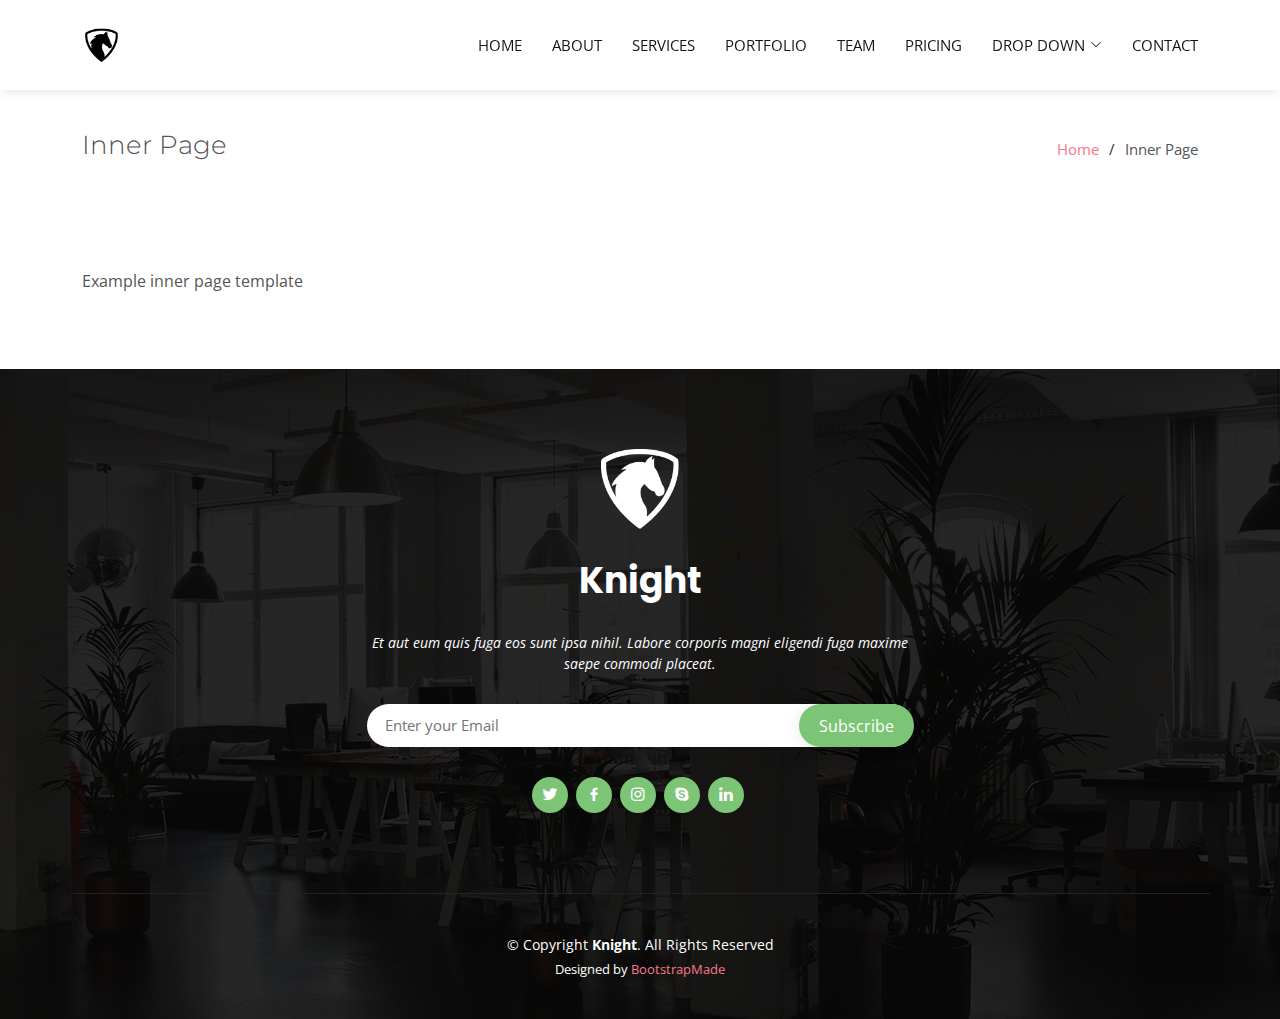
<file: inner-page.html>
<!DOCTYPE html>
<html lang="en">

<head>
  <meta charset="utf-8">
  <meta content="width=device-width, initial-scale=1.0" name="viewport">

  <title>Inner Page - Knight Bootstrap Template</title>
  <meta content="" name="description">
  <meta content="" name="keywords">

  <!-- Favicons -->
  <link href="assets/img/favicon.png" rel="icon">
  <link href="assets/img/apple-touch-icon.png" rel="apple-touch-icon">

  <!-- Google Fonts -->
  <link href="https://fonts.googleapis.com/css?family=Open+Sans:300,300i,400,400i,600,600i,700,700i|Montserrat:300,300i,400,400i,500,500i,600,600i,700,700i|Poppins:300,300i,400,400i,500,500i,600,600i,700,700i" rel="stylesheet">

  <!-- Vendor CSS Files -->
  <link href="assets/vendor/aos/aos.css" rel="stylesheet">
  <link href="assets/vendor/bootstrap/css/bootstrap.min.css" rel="stylesheet">
  <link href="assets/vendor/bootstrap-icons/bootstrap-icons.css" rel="stylesheet">
  <link href="assets/vendor/boxicons/css/boxicons.min.css" rel="stylesheet">
  <link href="assets/vendor/glightbox/css/glightbox.min.css" rel="stylesheet">
  <link href="assets/vendor/swiper/swiper-bundle.min.css" rel="stylesheet">

  <!-- Template Main CSS File -->
  <link href="assets/css/style.css" rel="stylesheet">

  <!-- =======================================================
  * Template Name: Knight - v4.1.0
  * Template URL: https://bootstrapmade.com/knight-free-bootstrap-theme/
  * Author: BootstrapMade.com
  * License: https://bootstrapmade.com/license/
  ======================================================== -->
</head>

<body>

  <!-- ======= Header ======= -->
  <header id="header" class="d-flex align-items-center">
    <div class="container d-flex align-items-center justify-content-between">

      <div class="logo">
        <a href="index.html"><img src="assets/img/logo.png" alt="" class="img-fluid"></a>
      </div>

      <nav id="navbar" class="navbar">
        <ul>
          <li><a class="nav-link scrollto " href="#hero">Home</a></li>
          <li><a class="nav-link scrollto" href="#about">About</a></li>
          <li><a class="nav-link scrollto" href="#services">Services</a></li>
          <li><a class="nav-link scrollto " href="#portfolio">Portfolio</a></li>
          <li><a class="nav-link scrollto" href="#team">Team</a></li>
          <li><a class="nav-link scrollto" href="#pricing">Pricing</a></li>
          <li class="dropdown"><a href="#"><span>Drop Down</span> <i class="bi bi-chevron-down"></i></a>
            <ul>
              <li><a href="#">Drop Down 1</a></li>
              <li class="dropdown"><a href="#"><span>Deep Drop Down</span> <i class="bi bi-chevron-right"></i></a>
                <ul>
                  <li><a href="#">Deep Drop Down 1</a></li>
                  <li><a href="#">Deep Drop Down 2</a></li>
                  <li><a href="#">Deep Drop Down 3</a></li>
                  <li><a href="#">Deep Drop Down 4</a></li>
                  <li><a href="#">Deep Drop Down 5</a></li>
                </ul>
              </li>
              <li><a href="#">Drop Down 2</a></li>
              <li><a href="#">Drop Down 3</a></li>
              <li><a href="#">Drop Down 4</a></li>
            </ul>
          </li>
          <li><a class="nav-link scrollto" href="#contact">Contact</a></li>
        </ul>
        <i class="bi bi-list mobile-nav-toggle"></i>
      </nav><!-- .navbar -->

    </div>
  </header><!-- End Header -->

  <main id="main">

    <!-- ======= Breadcrumbs ======= -->
    <section class="breadcrumbs">
      <div class="container">

        <div class="d-flex justify-content-between align-items-center">
          <h2>Inner Page</h2>
          <ol>
            <li><a href="index.html">Home</a></li>
            <li>Inner Page</li>
          </ol>
        </div>

      </div>
    </section><!-- End Breadcrumbs -->

    <section class="inner-page">
      <div class="container">
        <p>
          Example inner page template
        </p>
      </div>
    </section>

  </main><!-- End #main -->

  <!-- ======= Footer ======= -->
  <footer id="footer">

    <div class="footer-top">

      <div class="container">

        <div class="row justify-content-center">
          <div class="col-lg-6">
            <a href="#header" class="scrollto footer-logo"><img src="assets/img/hero-logo.png" alt=""></a>
            <h3>Knight</h3>
            <p>Et aut eum quis fuga eos sunt ipsa nihil. Labore corporis magni eligendi fuga maxime saepe commodi placeat.</p>
          </div>
        </div>

        <div class="row footer-newsletter justify-content-center">
          <div class="col-lg-6">
            <form action="" method="post">
              <input type="email" name="email" placeholder="Enter your Email"><input type="submit" value="Subscribe">
            </form>
          </div>
        </div>

        <div class="social-links">
          <a href="#" class="twitter"><i class="bx bxl-twitter"></i></a>
          <a href="#" class="facebook"><i class="bx bxl-facebook"></i></a>
          <a href="#" class="instagram"><i class="bx bxl-instagram"></i></a>
          <a href="#" class="google-plus"><i class="bx bxl-skype"></i></a>
          <a href="#" class="linkedin"><i class="bx bxl-linkedin"></i></a>
        </div>

      </div>
    </div>

    <div class="container footer-bottom clearfix">
      <div class="copyright">
        &copy; Copyright <strong><span>Knight</span></strong>. All Rights Reserved
      </div>
      <div class="credits">
        <!-- All the links in the footer should remain intact. -->
        <!-- You can delete the links only if you purchased the pro version. -->
        <!-- Licensing information: https://bootstrapmade.com/license/ -->
        <!-- Purchase the pro version with working PHP/AJAX contact form: https://bootstrapmade.com/knight-free-bootstrap-theme/ -->
        Designed by <a href="https://bootstrapmade.com/">BootstrapMade</a>
      </div>
    </div>
  </footer><!-- End Footer -->

  <a href="#" class="back-to-top d-flex align-items-center justify-content-center"><i class="bi bi-arrow-up-short"></i></a>

  <!-- Vendor JS Files -->
  <script src="assets/vendor/aos/aos.js"></script>
  <script src="assets/vendor/bootstrap/js/bootstrap.bundle.min.js"></script>
  <script src="assets/vendor/glightbox/js/glightbox.min.js"></script>
  <script src="assets/vendor/isotope-layout/isotope.pkgd.min.js"></script>
  <script src="assets/vendor/php-email-form/validate.js"></script>
  <script src="assets/vendor/swiper/swiper-bundle.min.js"></script>

  <!-- Template Main JS File -->
  <script src="assets/js/main.js"></script>

</body>

</html>
</file>
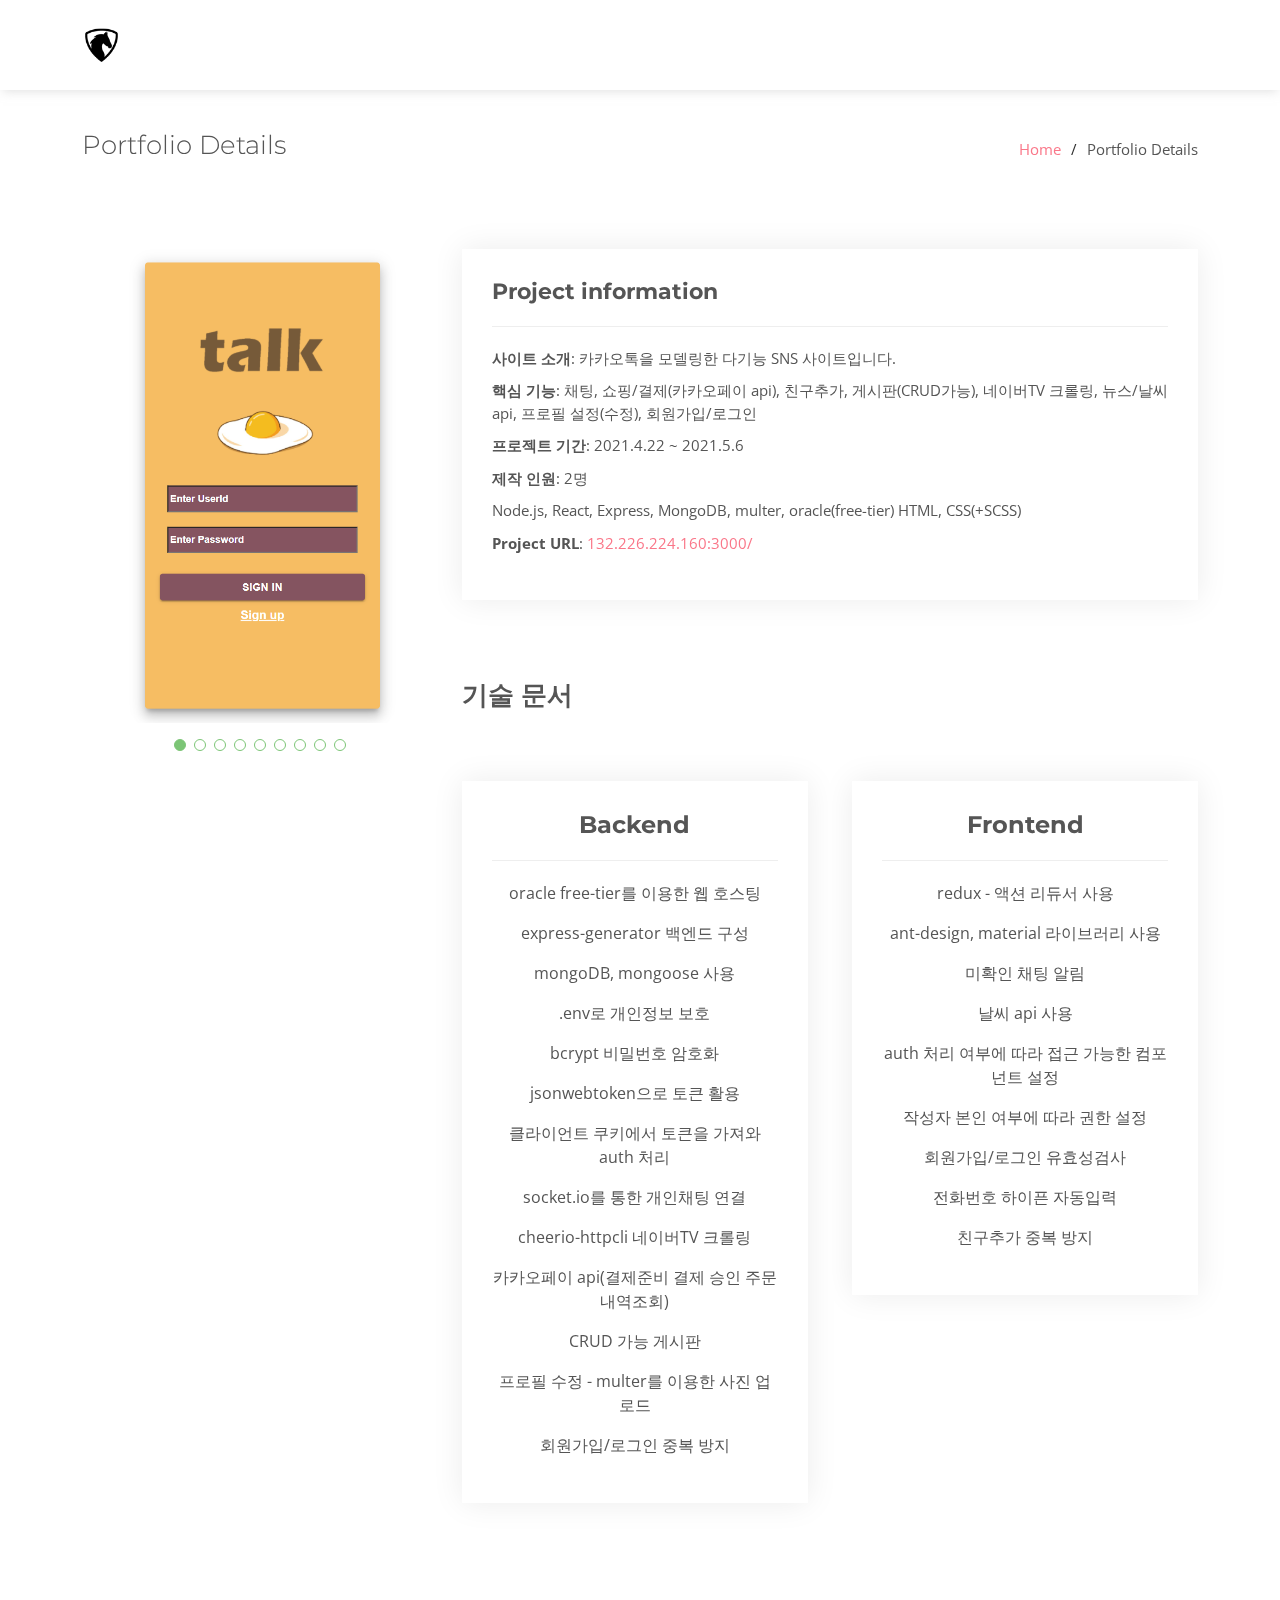
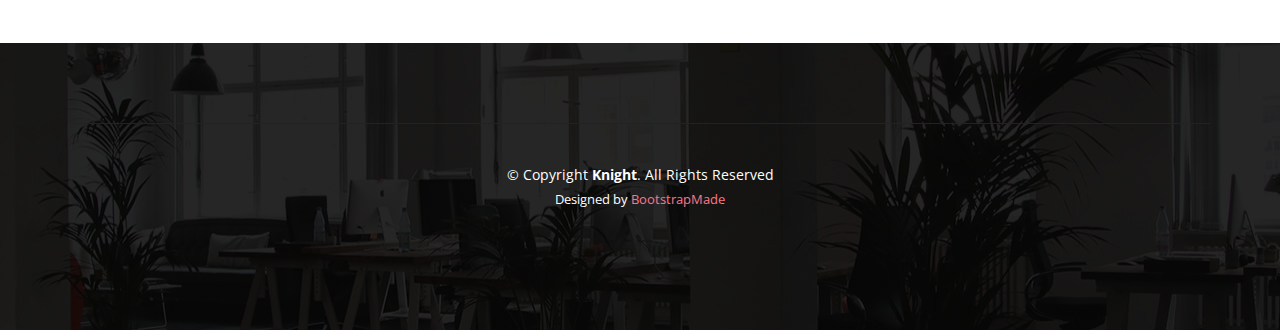
<file: portfolio-details-1.html>
<!DOCTYPE html>
<html lang="ko">

<head>
  <meta charset="utf-8">
  <meta content="width=device-width, initial-scale=1.0" name="viewport">

  <title>Portfolio Details - 계란톡</title>
  <meta content="" name="description">
  <meta content="" name="keywords">

  <!-- Favicons -->
  <link href="assets/img/favicon.png" rel="icon">
  <link href="assets/img/apple-touch-icon.png" rel="apple-touch-icon">

  <!-- Google Fonts -->
  <link href="https://fonts.googleapis.com/css?family=Open+Sans:300,300i,400,400i,600,600i,700,700i|Montserrat:300,300i,400,400i,500,500i,600,600i,700,700i|Poppins:300,300i,400,400i,500,500i,600,600i,700,700i" rel="stylesheet">

  <!-- Vendor CSS Files -->
  <link href="assets/vendor/aos/aos.css" rel="stylesheet">
  <link href="assets/vendor/bootstrap/css/bootstrap.min.css" rel="stylesheet">
  <link href="assets/vendor/bootstrap-icons/bootstrap-icons.css" rel="stylesheet">
  <link href="assets/vendor/boxicons/css/boxicons.min.css" rel="stylesheet">
  <link href="assets/vendor/glightbox/css/glightbox.min.css" rel="stylesheet">
  <link href="assets/vendor/swiper/swiper-bundle.min.css" rel="stylesheet">

  <!-- Template Main CSS File -->
  <link href="assets/css/style.css" rel="stylesheet">

  <!-- =======================================================
  * Template Name: Knight - v4.1.0
  * Template URL: https://bootstrapmade.com/knight-free-bootstrap-theme/
  * Author: BootstrapMade.com
  * License: https://bootstrapmade.com/license/
  ======================================================== -->
</head>

<body>

  <!-- ======= Header ======= -->
  <header id="header" class="d-flex align-items-center">
    <div class="container d-flex align-items-center justify-content-between">

      <div class="logo">
        <a href="index.html"><img src="assets/img/logo.png" alt="" class="img-fluid"></a>
      </div>

    </div>
  </header><!-- End Header -->

  <main id="main" data-aos="fade-up">

    <!-- ======= Breadcrumbs ======= -->
    <section id="breadcrumbs" class="breadcrumbs">
      <div class="container">

        <div class="d-flex justify-content-between align-items-center">
          <h2>Portfolio Details</h2>
          <ol>
            <li><a href="index.html">Home</a></li>
            <li>Portfolio Details</li>
          </ol>
        </div>

      </div>
    </section><!-- End Breadcrumbs -->

    <!-- ======= Portfolio Details Section ======= -->
    <section id="portfolio-details" class="portfolio-details">
      <div class="container">

        <div class="row gy-4">

          <div class="col-lg-4">
            <div class="portfolio-details-slider swiper-container">
              <div class="swiper-wrapper align-items-center">

                <div class="swiper-slide">
                  <img src="assets/img/portfolio/portfolio-1-1.png" alt="">
                </div>
                <div class="swiper-slide">
                  <img src="assets/img/portfolio/portfolio-1-2.png" alt="">
                </div>
                <div class="swiper-slide">
                  <img src="assets/img/portfolio/portfolio-1-3.png" alt="">
                </div>
                <div class="swiper-slide">
                  <img src="assets/img/portfolio/portfolio-1-6.png" alt="">
                </div>
                <div class="swiper-slide">
                  <img src="assets/img/portfolio/portfolio-1-7.png" alt="">
                </div>
                <!-- <div class="swiper-slide">
                  <img src="assets/img/portfolio/portfolio-1-8.png" alt="">
                </div> -->
                <div class="swiper-slide">
                  <img src="assets/img/portfolio/portfolio-1-9.png" alt="">
                </div>
                <div class="swiper-slide">
                  <img src="assets/img/portfolio/portfolio-1-11-extend.png" alt="">
                </div>
                <div class="swiper-slide">
                  <img src="assets/img/portfolio/portfolio-1-14.png" alt="">
                </div>
                <div class="swiper-slide">
                  <img src="assets/img/portfolio/portfolio-1-15.png" alt="">
                </div>

              </div>
              <div class="swiper-pagination"></div>
            </div>
          </div>

          <div class="col-lg-8">
            <div class="portfolio-info">
              <h3>Project information</h3>
              <ul>
                <li><strong>사이트 소개</strong>: 카카오톡을 모델링한 다기능 SNS 사이트입니다.</li>
                <li><strong>핵심 기능</strong>: 채팅, 쇼핑/결제(카카오페이 api), 친구추가, 게시판(CRUD가능), 네이버TV 크롤링, 뉴스/날씨 api, 프로필 설정(수정), 회원가입/로그인</li>
                <li><strong>프로젝트 기간</strong>: 2021.4.22 ~ 2021.5.6</li>
                <li><strong>제작 인원</strong>: 2명</li>
                <li>Node.js, React, Express, MongoDB, multer, oracle(free-tier) HTML, CSS(+SCSS)</li>
                <li><strong>Project URL</strong>: <a href="http://132.226.224.160:3000/">132.226.224.160:3000/</a></li>
              </ul>
            </div>
            <div class="portfolio-description">
              <h2>기술 문서</h2>
              <div class="portfolio-document col-lg-5 first">
                <h4>Backend</h4>
                <p>oracle free-tier를 이용한 웹 호스팅</p>
                <p>express-generator 백엔드 구성</p>
                <p>mongoDB, mongoose 사용</p>
                <p>.env로 개인정보 보호</p>
                <p>bcrypt 비밀번호 암호화</p>
                <p>jsonwebtoken으로 토큰 활용</p>
                <p>클라이언트 쿠키에서 토큰을 가져와 auth 처리</p>
                <p>socket.io를 통한 개인채팅 연결</p>
                <p>cheerio-httpcli 네이버TV 크롤링</p>
                <p>카카오페이 api(결제준비 결제 승인 주문내역조회)</p>
                <p>CRUD 가능 게시판</p>
                <p>프로필 수정 - multer를 이용한 사진 업로드</p>
                <p>회원가입/로그인 중복 방지</p>
              </div>
              <div class="portfolio-document col-lg-5 second">
                <h4>Frontend</h4>
                <p>redux - 액션 리듀서 사용</p>
                <p>ant-design, material 라이브러리 사용</p>
                <p>미확인 채팅 알림</p>
                <!-- <p>뉴스, 날씨 api 사용</p> -->
                <p>날씨 api 사용</p>
                <p>auth 처리 여부에 따라 접근 가능한 컴포넌트 설정</p>
                <p>작성자 본인 여부에 따라 권한 설정</p>
                <p>회원가입/로그인 유효성검사</p>
                <p>전화번호 하이픈 자동입력</p>
                <p>친구추가 중복 방지</p>
              </div>
            </div>
          </div>

        </div>

      </div>
    </section><!-- End Portfolio Details Section -->

  </main><!-- End #main -->

  <!-- ======= Footer ======= -->
  <footer id="footer">
  
    <div class="footer-top">
  
      <div class="container footer-bottom clearfix">
        <div class="copyright">
          &copy; Copyright <strong><span>Knight</span></strong>. All Rights Reserved
        </div>
        <div class="credits">
          <!-- All the links in the footer should remain intact. -->
          <!-- You can delete the links only if you purchased the pro version. -->
          <!-- Licensing information: https://bootstrapmade.com/license/ -->
          <!-- Purchase the pro version with working PHP/AJAX contact form: https://bootstrapmade.com/knight-free-bootstrap-theme/ -->
          Designed by <a href="https://bootstrapmade.com/">BootstrapMade</a>
        </div>
      </div>
  </footer>
  <!-- End Footer -->
  
  <a href="#" class="back-to-top d-flex align-items-center justify-content-center"><i class="bi bi-arrow-up-short"></i></a>

  <!-- Vendor JS Files -->
  <script src="assets/vendor/aos/aos.js"></script>
  <script src="assets/vendor/bootstrap/js/bootstrap.bundle.min.js"></script>
  <script src="assets/vendor/glightbox/js/glightbox.min.js"></script>
  <script src="assets/vendor/isotope-layout/isotope.pkgd.min.js"></script>
  <script src="assets/vendor/php-email-form/validate.js"></script>
  <script src="assets/vendor/swiper/swiper-bundle.min.js"></script>

  <!-- Template Main JS File -->
  <script src="assets/js/main.js"></script>

</body>

</html>
</file>
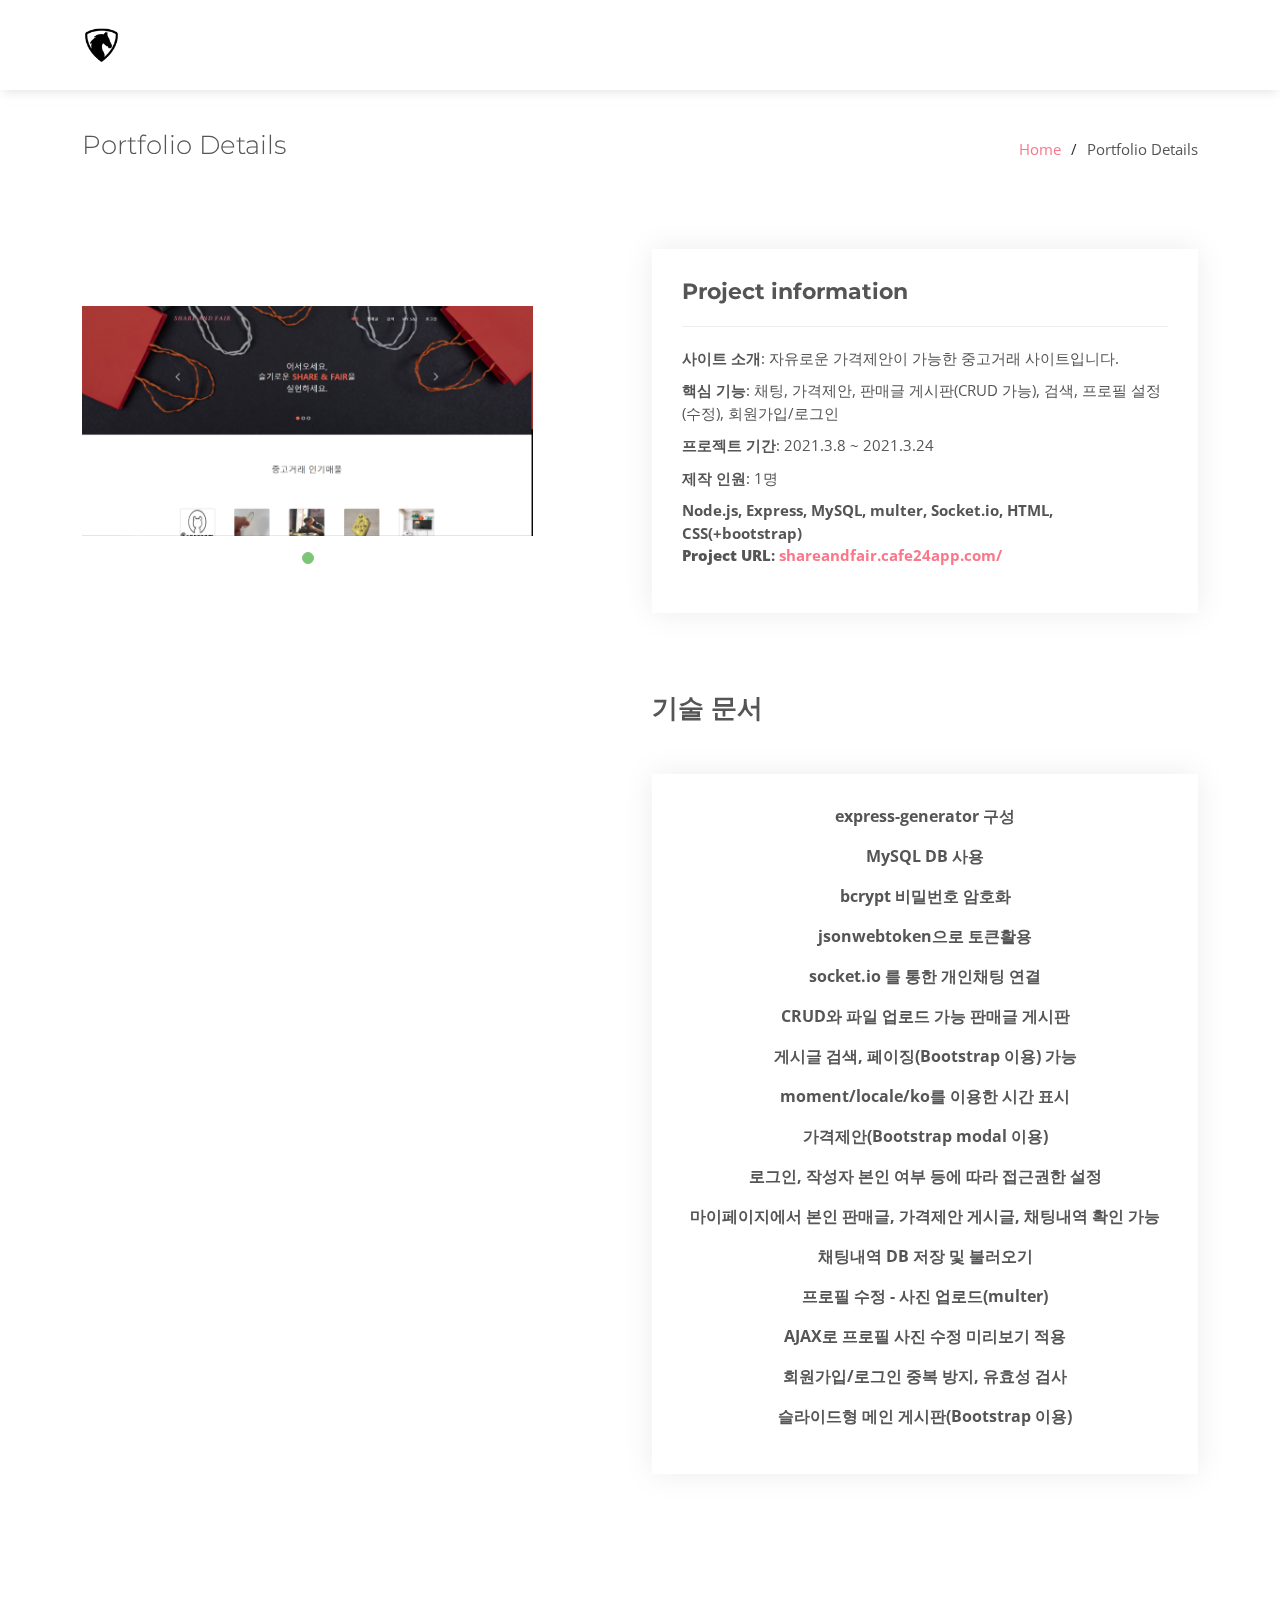
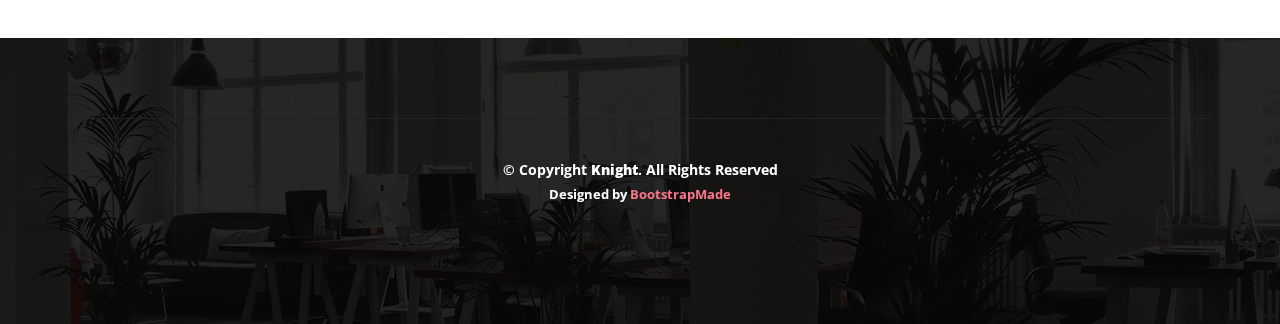
<file: portfolio-details-2.html>
<!DOCTYPE html>
<html lang="ko">

<head>
  <meta charset="utf-8">
  <meta content="width=device-width, initial-scale=1.0" name="viewport">

  <title>Portfolio Details - SHARE & FAIR</title>
  <meta content="" name="description">
  <meta content="" name="keywords">

  <!-- Favicons -->
  <link href="assets/img/favicon.png" rel="icon">
  <link href="assets/img/apple-touch-icon.png" rel="apple-touch-icon">

  <!-- Google Fonts -->
  <link href="https://fonts.googleapis.com/css?family=Open+Sans:300,300i,400,400i,600,600i,700,700i|Montserrat:300,300i,400,400i,500,500i,600,600i,700,700i|Poppins:300,300i,400,400i,500,500i,600,600i,700,700i" rel="stylesheet">

  <!-- Vendor CSS Files -->
  <link href="assets/vendor/aos/aos.css" rel="stylesheet">
  <link href="assets/vendor/bootstrap/css/bootstrap.min.css" rel="stylesheet">
  <link href="assets/vendor/bootstrap-icons/bootstrap-icons.css" rel="stylesheet">
  <link href="assets/vendor/boxicons/css/boxicons.min.css" rel="stylesheet">
  <link href="assets/vendor/glightbox/css/glightbox.min.css" rel="stylesheet">
  <link href="assets/vendor/swiper/swiper-bundle.min.css" rel="stylesheet">

  <!-- Template Main CSS File -->
  <link href="assets/css/style.css" rel="stylesheet">

  <!-- =======================================================
  * Template Name: Knight - v4.1.0
  * Template URL: https://bootstrapmade.com/knight-free-bootstrap-theme/
  * Author: BootstrapMade.com
  * License: https://bootstrapmade.com/license/
  ======================================================== -->
</head>

<body>

  <!-- ======= Header ======= -->
  <header id="header" class="d-flex align-items-center">
    <div class="container d-flex align-items-center justify-content-between">

      <div class="logo">
        <a href="index.html"><img src="assets/img/logo.png" alt="" class="img-fluid"></a>
      </div>

    </div>
  </header><!-- End Header -->

  <main id="main" data-aos="fade-up">

    <!-- ======= Breadcrumbs ======= -->
    <section id="breadcrumbs" class="breadcrumbs">
      <div class="container">

        <div class="d-flex justify-content-between align-items-center">
          <h2>Portfolio Details</h2>
          <ol>
            <li><a href="index.html">Home</a></li>
            <li>Portfolio Details</li>
          </ol>
        </div>

      </div>
    </section><!-- End Breadcrumbs -->

    <!-- ======= Portfolio Details Section ======= -->
    <section id="portfolio-details" class="portfolio-details">
      <div class="container">

        <div class="row gy-4" style="justify-content: space-between;">
          <div class="col-lg-5" style="padding-top: 5%;">
            <div class="portfolio-details-slider swiper-container">
              <div class="swiper-wrapper align-items-center">

                <div class="swiper-slide">
                  <img src="assets/img/portfolio/portfolio-2.png" alt="">
                </div>
              </div>
              <div class="swiper-pagination"></div>
            </div>
          </div>

          <div class="col-lg-6">
            <div class="portfolio-info">
              <h3>Project information</h3>
              <ul>
                <li><strong>사이트 소개</strong>: 자유로운 가격제안이 가능한 중고거래 사이트입니다.</li>
                <li><strong>핵심 기능</strong>: 채팅, 가격제안, 판매글 게시판(CRUD 가능), 검색, 프로필 설정(수정), 회원가입/로그인</li>
                <li><strong>프로젝트 기간</strong>: 2021.3.8 ~ 2021.3.24</li>
                <li><strong>제작 인원</strong>: 1명</li>
                <li><strong>Node.js, Express, MySQL, multer, Socket.io, HTML, CSS(+bootstrap)</li>
                <li><strong>Project URL</strong>: <a href="http://shareandfair.cafe24app.com/">shareandfair.cafe24app.com/</a></li>
              </ul>
            </div>
            <div class="portfolio-description">
              <h2>기술 문서</h2>
              <div class="portfolio-document">
                <p>express-generator 구성</p>
                <p>MySQL DB 사용</p>
                <p>bcrypt 비밀번호 암호화</p>
                <p>jsonwebtoken으로 토큰활용</p>
                <p>socket.io 를 통한 개인채팅 연결</p>
                <p>CRUD와 파일 업로드 가능 판매글 게시판</p>
                <p>게시글 검색, 페이징(Bootstrap 이용) 가능</p>
                <p>moment/locale/ko를 이용한 시간 표시</p>
                <p>가격제안(Bootstrap modal 이용)</p>
                <p>로그인, 작성자 본인 여부 등에 따라 접근권한 설정</p>
                <p>마이페이지에서 본인 판매글, 가격제안 게시글, 채팅내역 확인 가능</p>
                <p>채팅내역 DB 저장 및 불러오기</p>
                <p>프로필 수정 - 사진 업로드(multer)</p>
                <p>AJAX로 프로필 사진 수정 미리보기 적용</p>
                <p>회원가입/로그인 중복 방지, 유효성 검사</p>
                <p>슬라이드형 메인 게시판(Bootstrap 이용)</p>
              </div>
            </div>
          </div>

        </div>

      </div>
    </section><!-- End Portfolio Details Section -->

  </main><!-- End #main -->

  <!-- ======= Footer ======= -->
  <footer id="footer">
  
    <div class="footer-top">
  
      <div class="container footer-bottom clearfix">
        <div class="copyright">
          &copy; Copyright <strong><span>Knight</span></strong>. All Rights Reserved
        </div>
        <div class="credits">
          <!-- All the links in the footer should remain intact. -->
          <!-- You can delete the links only if you purchased the pro version. -->
          <!-- Licensing information: https://bootstrapmade.com/license/ -->
          <!-- Purchase the pro version with working PHP/AJAX contact form: https://bootstrapmade.com/knight-free-bootstrap-theme/ -->
          Designed by <a href="https://bootstrapmade.com/">BootstrapMade</a>
        </div>
      </div>
  </footer>
  <!-- End Footer -->

  <a href="#" class="back-to-top d-flex align-items-center justify-content-center"><i class="bi bi-arrow-up-short"></i></a>

  <!-- Vendor JS Files -->
  <script src="assets/vendor/aos/aos.js"></script>
  <script src="assets/vendor/bootstrap/js/bootstrap.bundle.min.js"></script>
  <script src="assets/vendor/glightbox/js/glightbox.min.js"></script>
  <script src="assets/vendor/isotope-layout/isotope.pkgd.min.js"></script>
  <script src="assets/vendor/php-email-form/validate.js"></script>
  <script src="assets/vendor/swiper/swiper-bundle.min.js"></script>

  <!-- Template Main JS File -->
  <script src="assets/js/main.js"></script>

</body>

</html>
</file>
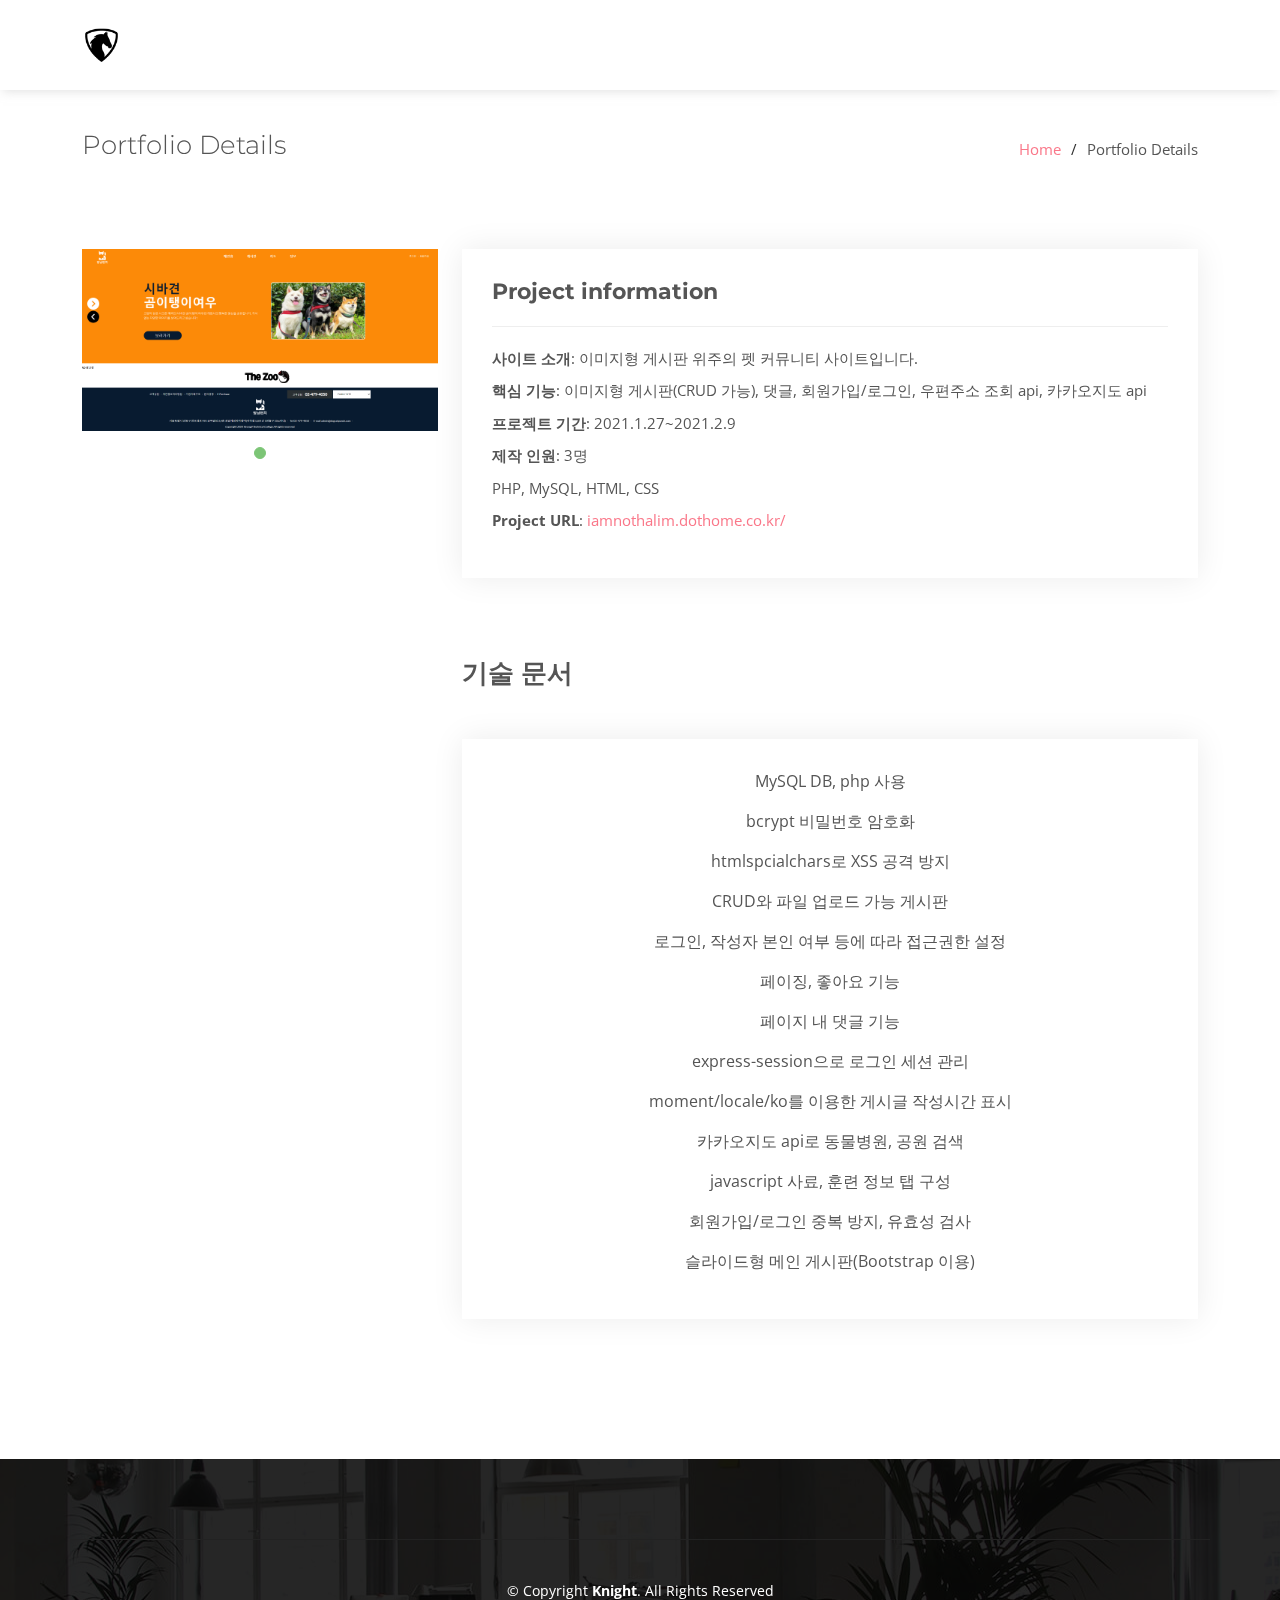
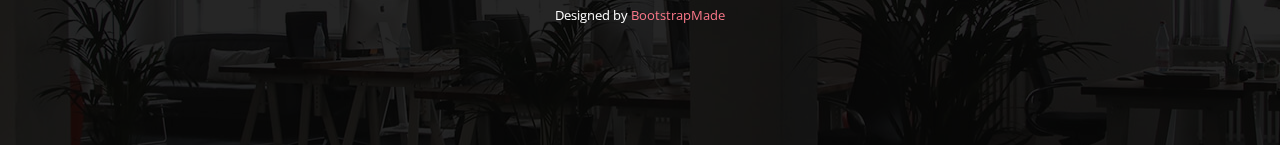
<file: portfolio-details-3.html>
<!DOCTYPE html>
<html lang="ko">

<head>
  <meta charset="utf-8">
  <meta content="width=device-width, initial-scale=1.0" name="viewport">

  <title>Portfolio Details - 멍냥펀치</title>
  <meta content="" name="description">
  <meta content="" name="keywords">

  <!-- Favicons -->
  <link href="assets/img/favicon.png" rel="icon">
  <link href="assets/img/apple-touch-icon.png" rel="apple-touch-icon">

  <!-- Google Fonts -->
  <link href="https://fonts.googleapis.com/css?family=Open+Sans:300,300i,400,400i,600,600i,700,700i|Montserrat:300,300i,400,400i,500,500i,600,600i,700,700i|Poppins:300,300i,400,400i,500,500i,600,600i,700,700i" rel="stylesheet">

  <!-- Vendor CSS Files -->
  <link href="assets/vendor/aos/aos.css" rel="stylesheet">
  <link href="assets/vendor/bootstrap/css/bootstrap.min.css" rel="stylesheet">
  <link href="assets/vendor/bootstrap-icons/bootstrap-icons.css" rel="stylesheet">
  <link href="assets/vendor/boxicons/css/boxicons.min.css" rel="stylesheet">
  <link href="assets/vendor/glightbox/css/glightbox.min.css" rel="stylesheet">
  <link href="assets/vendor/swiper/swiper-bundle.min.css" rel="stylesheet">

  <!-- Template Main CSS File -->
  <link href="assets/css/style.css" rel="stylesheet">

  <!-- =======================================================
  * Template Name: Knight - v4.1.0
  * Template URL: https://bootstrapmade.com/knight-free-bootstrap-theme/
  * Author: BootstrapMade.com
  * License: https://bootstrapmade.com/license/
  ======================================================== -->
</head>

<body>

  <!-- ======= Header ======= -->
  <header id="header" class="d-flex align-items-center">
    <div class="container d-flex align-items-center justify-content-between">

      <div class="logo">
        <a href="index.html"><img src="assets/img/logo.png" alt="" class="img-fluid"></a>
      </div>

    </div>
  </header><!-- End Header -->

  <main id="main" data-aos="fade-up">

    <!-- ======= Breadcrumbs ======= -->
    <section id="breadcrumbs" class="breadcrumbs">
      <div class="container">

        <div class="d-flex justify-content-between align-items-center">
          <h2>Portfolio Details</h2>
          <ol>
            <li><a href="index.html">Home</a></li>
            <li>Portfolio Details</li>
          </ol>
        </div>

      </div>
    </section><!-- End Breadcrumbs -->

    <!-- ======= Portfolio Details Section ======= -->
    <section id="portfolio-details" class="portfolio-details">
      <div class="container">

        <div class="row gy-4">

          <div class="col-lg-4">
            <div class="portfolio-details-slider swiper-container">
              <div class="swiper-wrapper align-items-center">

                <div class="swiper-slide">
                  <img src="assets/img/portfolio/portfolio-3.png" alt="">
                </div>
              </div>
              <div class="swiper-pagination"></div>
            </div>
          </div>

          <div class="col-lg-8">
            <div class="portfolio-info">
              <h3>Project information</h3>
              <ul>
                <li><strong>사이트 소개</strong>: 이미지형 게시판 위주의 펫 커뮤니티 사이트입니다.</li>
                <li><strong>핵심 기능</strong>: 이미지형 게시판(CRUD 가능), 댓글, 회원가입/로그인, 우편주소 조회 api, 카카오지도 api</li>
                <li><strong>프로젝트 기간</strong>: 2021.1.27~2021.2.9</li>
                <li><strong>제작 인원</strong>: 3명</li>
                <li>PHP, MySQL, HTML, CSS</li>
                <li><strong>Project URL</strong>: <a href="http://iamnothalim.dothome.co.kr/">iamnothalim.dothome.co.kr/</a></li>
              </ul>
            </div>
            <div class="portfolio-description">
              <h2>기술 문서</h2>
              <div class="portfolio-document">
                <p>MySQL DB, php 사용</p>
                <p>bcrypt 비밀번호 암호화</p>
                <p>htmlspcialchars로 XSS 공격 방지</p>
                <p>CRUD와 파일 업로드 가능 게시판</p>
                <p>로그인, 작성자 본인 여부 등에 따라 접근권한 설정</p>
                <p>페이징, 좋아요 기능</p>
                <p>페이지 내 댓글 기능</p>
                <p>express-session으로 로그인 세션 관리</p>
                <p>moment/locale/ko를 이용한 게시글 작성시간 표시</p>
                <p>카카오지도 api로 동물병원, 공원 검색</p>
                <p>javascript 사료, 훈련 정보 탭 구성</p>
                <p>회원가입/로그인 중복 방지, 유효성 검사</p>
                <p>슬라이드형 메인 게시판(Bootstrap 이용)</p>
              </div>
            </div>
          </div>
        </div>
      </div>
    </section><!-- End Portfolio Details Section -->

  </main><!-- End #main -->

  <!-- ======= Footer ======= -->
  <footer id="footer">
  
    <div class="footer-top">
  
      <div class="container footer-bottom clearfix">
        <div class="copyright">
          &copy; Copyright <strong><span>Knight</span></strong>. All Rights Reserved
        </div>
        <div class="credits">
          <!-- All the links in the footer should remain intact. -->
          <!-- You can delete the links only if you purchased the pro version. -->
          <!-- Licensing information: https://bootstrapmade.com/license/ -->
          <!-- Purchase the pro version with working PHP/AJAX contact form: https://bootstrapmade.com/knight-free-bootstrap-theme/ -->
          Designed by <a href="https://bootstrapmade.com/">BootstrapMade</a>
        </div>
      </div>
  </footer>
  <!-- End Footer -->

  <a href="#" class="back-to-top d-flex align-items-center justify-content-center"><i class="bi bi-arrow-up-short"></i></a>

  <!-- Vendor JS Files -->
  <script src="assets/vendor/aos/aos.js"></script>
  <script src="assets/vendor/bootstrap/js/bootstrap.bundle.min.js"></script>
  <script src="assets/vendor/glightbox/js/glightbox.min.js"></script>
  <script src="assets/vendor/isotope-layout/isotope.pkgd.min.js"></script>
  <script src="assets/vendor/php-email-form/validate.js"></script>
  <script src="assets/vendor/swiper/swiper-bundle.min.js"></script>

  <!-- Template Main JS File -->
  <script src="assets/js/main.js"></script>

</body>

</html>
</file>
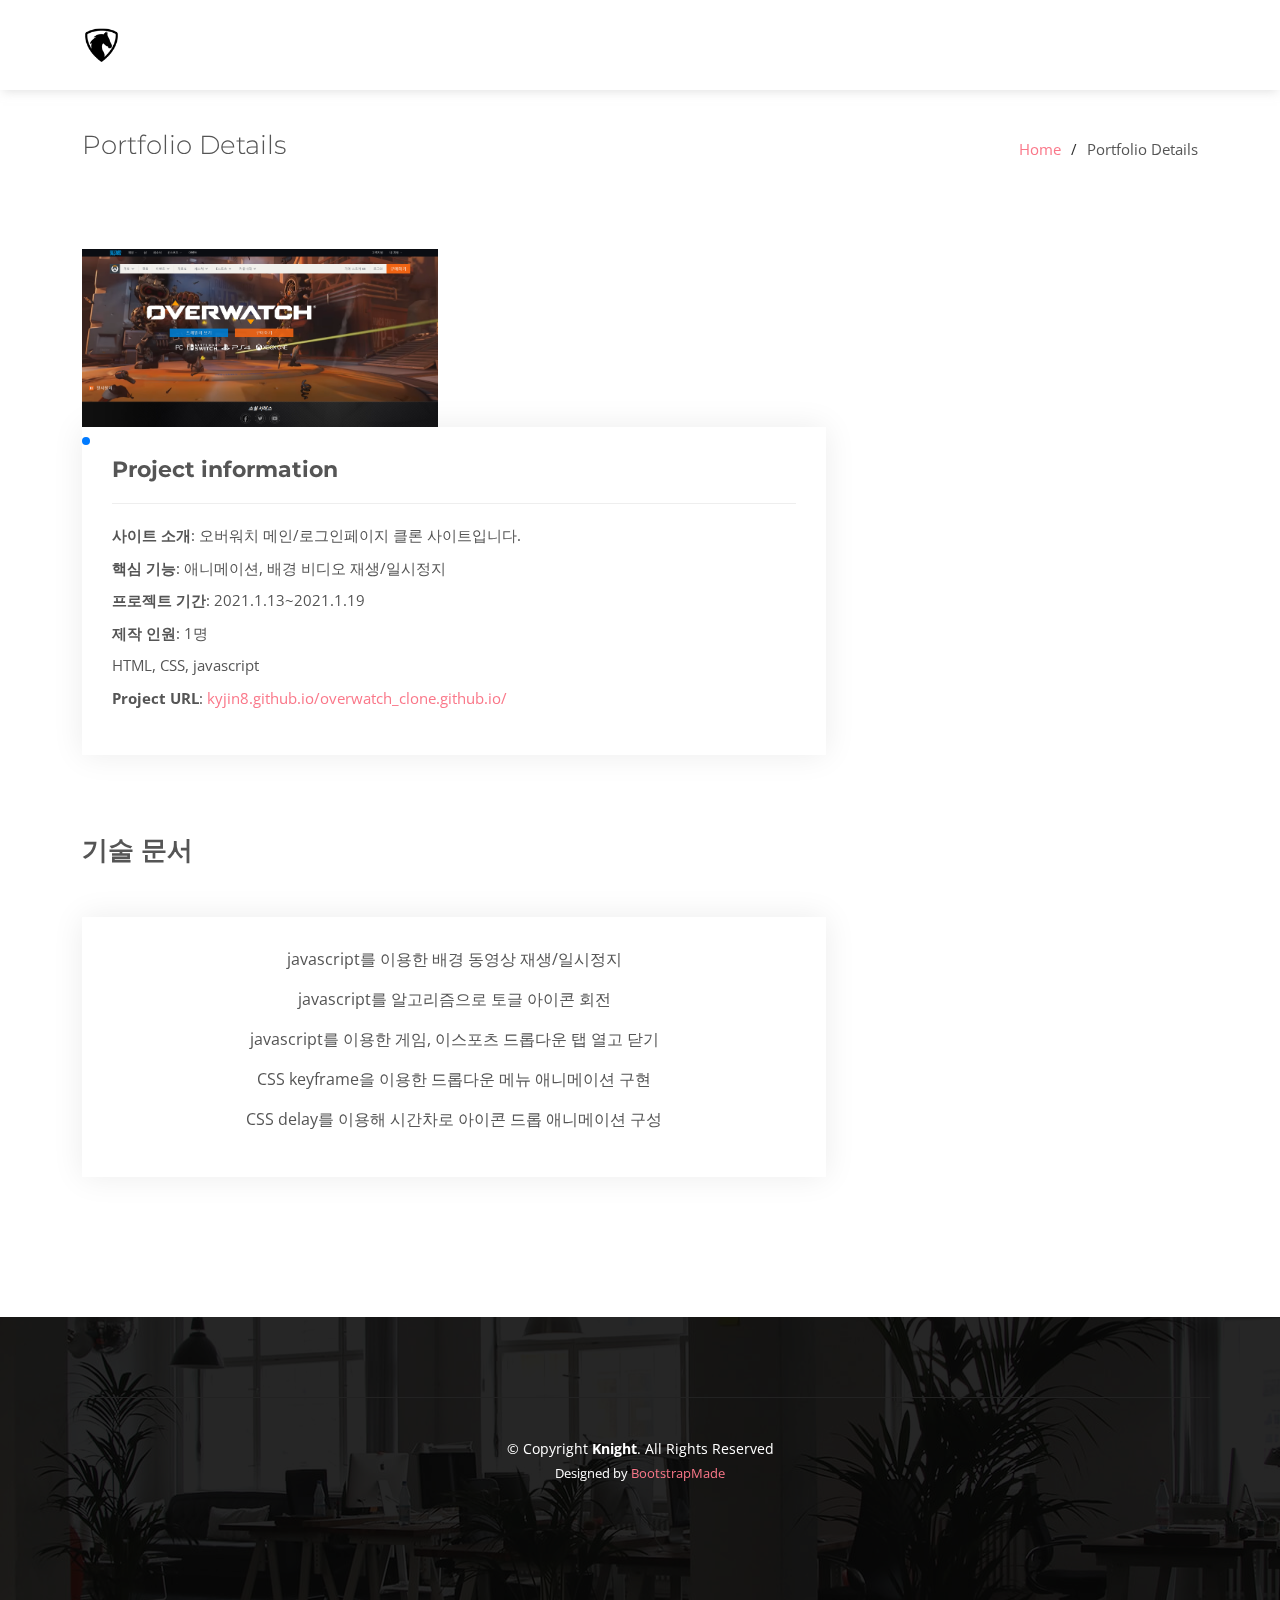
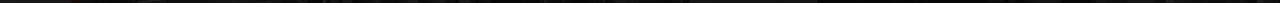
<file: portfolio-details-4.html>
<!DOCTYPE html>
<html lang="ko">

<head>
  <meta charset="utf-8">
  <meta content="width=device-width, initial-scale=1.0" name="viewport">

  <title>Portfolio Details - 오버워치 메인사이트 클론</title>
  <meta content="" name="description">
  <meta content="" name="keywords">

  <!-- Favicons -->
  <link href="assets/img/favicon.png" rel="icon">
  <link href="assets/img/apple-touch-icon.png" rel="apple-touch-icon">

  <!-- Google Fonts -->
  <link href="https://fonts.googleapis.com/css?family=Open+Sans:300,300i,400,400i,600,600i,700,700i|Montserrat:300,300i,400,400i,500,500i,600,600i,700,700i|Poppins:300,300i,400,400i,500,500i,600,600i,700,700i" rel="stylesheet">

  <!-- Vendor CSS Files -->
  <link href="assets/vendor/aos/aos.css" rel="stylesheet">
  <link href="assets/vendor/bootstrap/css/bootstrap.min.css" rel="stylesheet">
  <link href="assets/vendor/bootstrap-icons/bootstrap-icons.css" rel="stylesheet">
  <link href="assets/vendor/boxicons/css/boxicons.min.css" rel="stylesheet">
  <link href="assets/vendor/glightbox/css/glightbox.min.css" rel="stylesheet">
  <link href="assets/vendor/swiper/swiper-bundle.min.css" rel="stylesheet">

  <!-- Template Main CSS File -->
  <link href="assets/css/style.css" rel="stylesheet">

  <!-- =======================================================
  * Template Name: Knight - v4.1.0
  * Template URL: https://bootstrapmade.com/knight-free-bootstrap-theme/
  * Author: BootstrapMade.com
  * License: https://bootstrapmade.com/license/
  ======================================================== -->
</head>

<body>

  <!-- ======= Header ======= -->
  <header id="header" class="d-flex align-items-center">
    <div class="container d-flex align-items-center justify-content-between">

      <div class="logo">
        <a href="index.html"><img src="assets/img/logo.png" alt="" class="img-fluid"></a>
      </div>

    </div>
  </header><!-- End Header -->

  <main id="main" data-aos="fade-up">

    <!-- ======= Breadcrumbs ======= -->
    <section id="breadcrumbs" class="breadcrumbs">
      <div class="container">

        <div class="d-flex justify-content-between align-items-center">
          <h2>Portfolio Details</h2>
          <ol>
            <li><a href="index.html">Home</a></li>
            <li>Portfolio Details</li>
          </ol>
        </div>

      </div>
    </section><!-- End Breadcrumbs -->

    <!-- ======= Portfolio Details Section ======= -->
    <section id="portfolio-details" class="portfolio-details">
      <div class="container">

        <div class="row gy-4">

          <div class="col-lg-4">
            <div class="portfolio-details-slider swiper-container">
              <div class="swiper-wrapper align-items-center">

                <div class="swiper-slide">
                  <img src="assets/img/portfolio/portfolio-4.png" alt="">
                </div>
                </div>
              </div>
              <div class="swiper-pagination"></div>
            </div>
          </div>

          <div class="col-lg-8">
            <div class="portfolio-info">
              <h3>Project information</h3>
              <ul>
                <li><strong>사이트 소개</strong>: 오버워치 메인/로그인페이지 클론 사이트입니다.</li>
                <li><strong>핵심 기능</strong>: 애니메이션, 배경 비디오 재생/일시정지</li>
                <li><strong>프로젝트 기간</strong>: 2021.1.13~2021.1.19</li>
                <li><strong>제작 인원</strong>: 1명</li>
                <li>HTML, CSS, javascript</li>
                <li><strong>Project URL</strong>: <a href="https://kyjin8.github.io/overwatch_clone.github.io/">kyjin8.github.io/overwatch_clone.github.io/</a></li>
              </ul>
            </div>
            <div class="portfolio-description">
              <h2>기술 문서</h2>
              <div class="portfolio-document">
                <p>javascript를 이용한 배경 동영상 재생/일시정지</p>
                <p>javascript를 알고리즘으로 토글 아이콘 회전</p>
                <p>javascript를 이용한 게임, 이스포츠 드롭다운 탭 열고 닫기</p>
                <p>CSS keyframe을 이용한 드롭다운 메뉴 애니메이션 구현</p>
                <p>CSS delay를 이용해 시간차로 아이콘 드롭 애니메이션 구성</p>
              </div>
            </div>
          </div>

        </div>

      </div>
    </section><!-- End Portfolio Details Section -->

  </main><!-- End #main -->


  <!-- ======= Footer ======= -->
  <footer id="footer">
  
    <div class="footer-top">
  
      <div class="container footer-bottom clearfix">
        <div class="copyright">
          &copy; Copyright <strong><span>Knight</span></strong>. All Rights Reserved
        </div>
        <div class="credits">
          <!-- All the links in the footer should remain intact. -->
          <!-- You can delete the links only if you purchased the pro version. -->
          <!-- Licensing information: https://bootstrapmade.com/license/ -->
          <!-- Purchase the pro version with working PHP/AJAX contact form: https://bootstrapmade.com/knight-free-bootstrap-theme/ -->
          Designed by <a href="https://bootstrapmade.com/">BootstrapMade</a>
        </div>
      </div>
  </footer>
  <!-- End Footer -->

  <a href="#" class="back-to-top d-flex align-items-center justify-content-center"><i class="bi bi-arrow-up-short"></i></a>

  <!-- Vendor JS Files -->
  <script src="assets/vendor/aos/aos.js"></script>
  <script src="assets/vendor/bootstrap/js/bootstrap.bundle.min.js"></script>
  <script src="assets/vendor/glightbox/js/glightbox.min.js"></script>
  <script src="assets/vendor/isotope-layout/isotope.pkgd.min.js"></script>
  <script src="assets/vendor/php-email-form/validate.js"></script>
  <script src="assets/vendor/swiper/swiper-bundle.min.js"></script>

  <!-- Template Main JS File -->
  <script src="assets/js/main.js"></script>

</body>

</html>
</file>
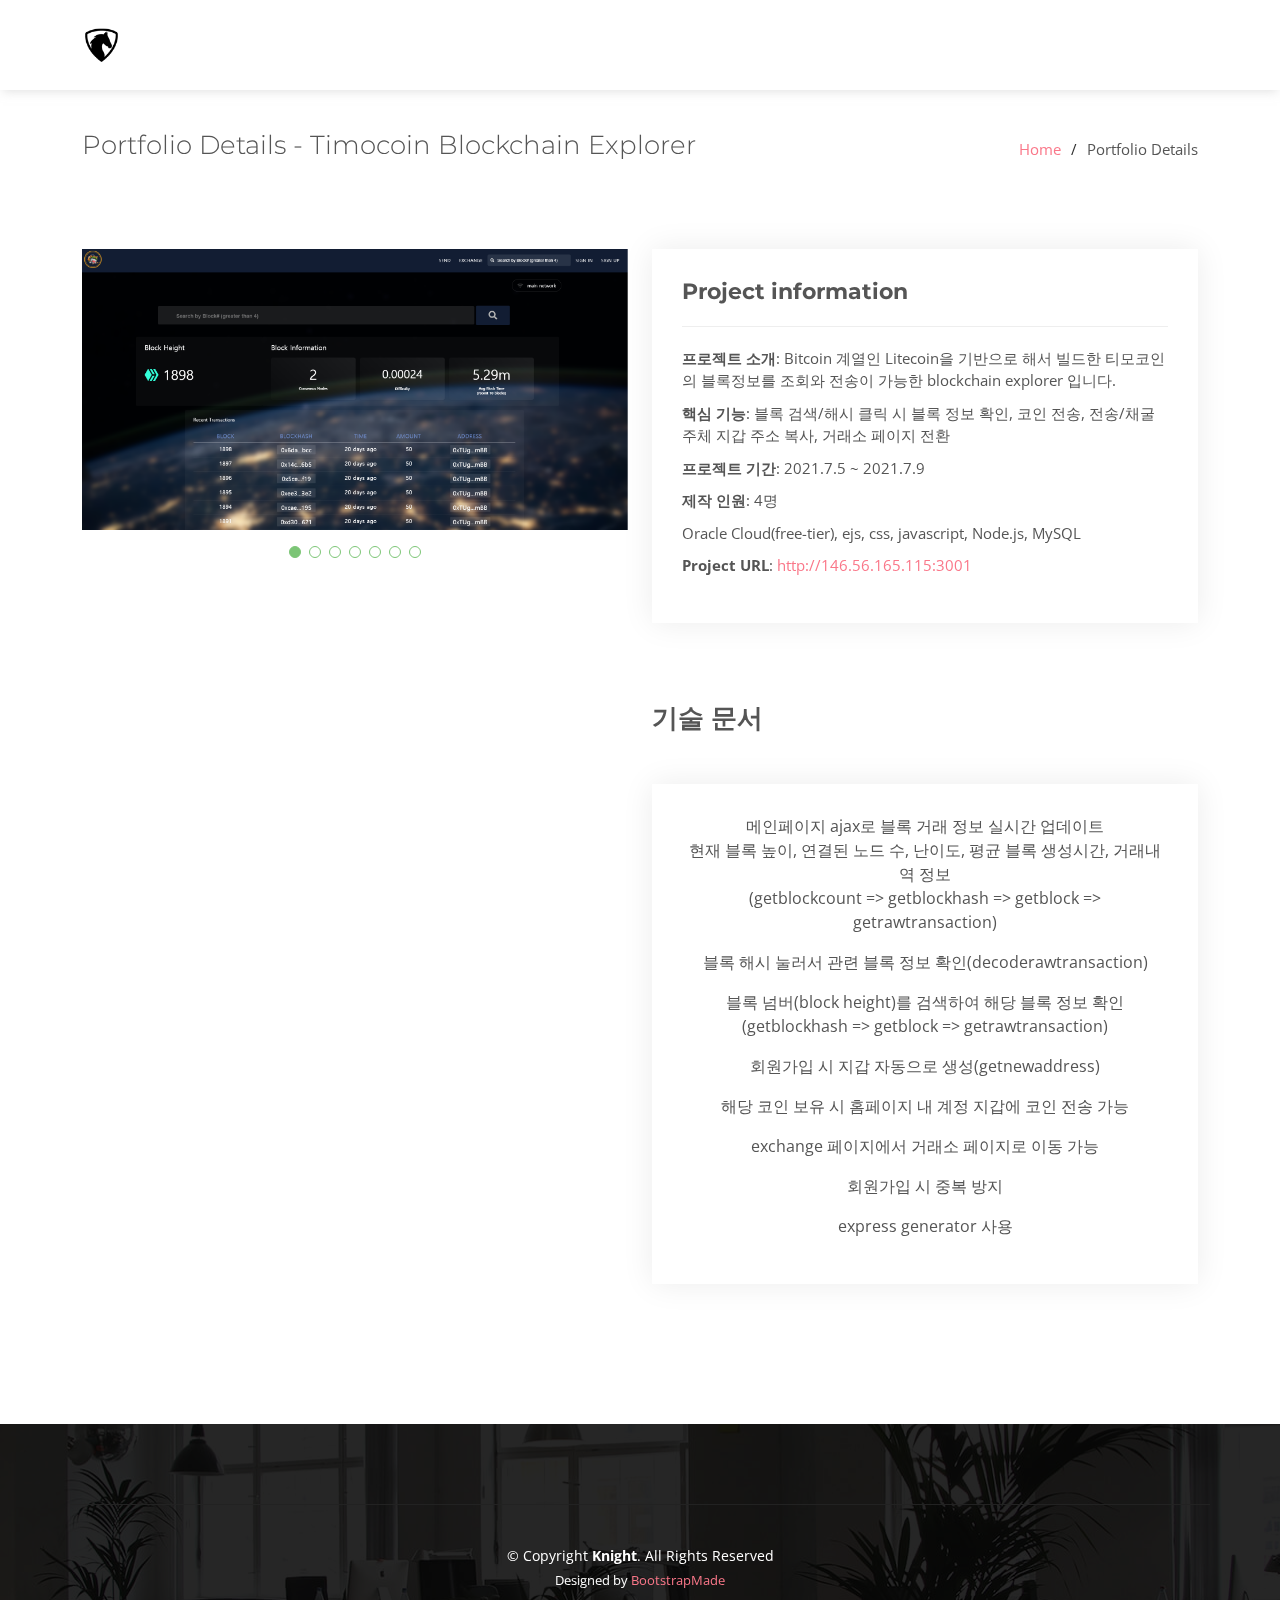
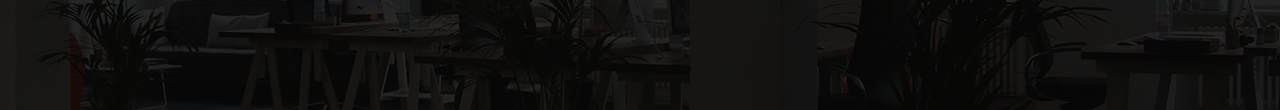
<file: portfolio-details-7.html>
<!DOCTYPE html>
<html lang="ko">

<head>
  <meta charset="utf-8">
  <meta content="width=device-width, initial-scale=1.0" name="viewport">

  <title>Portfolio Details - Timocoin Blockchain Explorer</title>
  <meta content="" name="description">
  <meta content="" name="keywords">

  <!-- Favicons -->
  <link href="assets/img/favicon.png" rel="icon">
  <link href="assets/img/apple-touch-icon.png" rel="apple-touch-icon">

  <!-- Google Fonts -->
  <link href="https://fonts.googleapis.com/css?family=Open+Sans:300,300i,400,400i,600,600i,700,700i|Montserrat:300,300i,400,400i,500,500i,600,600i,700,700i|Poppins:300,300i,400,400i,500,500i,600,600i,700,700i" rel="stylesheet">

  <!-- Vendor CSS Files -->
  <link href="assets/vendor/aos/aos.css" rel="stylesheet">
  <link href="assets/vendor/bootstrap/css/bootstrap.min.css" rel="stylesheet">
  <link href="assets/vendor/bootstrap-icons/bootstrap-icons.css" rel="stylesheet">
  <link href="assets/vendor/boxicons/css/boxicons.min.css" rel="stylesheet">
  <link href="assets/vendor/glightbox/css/glightbox.min.css" rel="stylesheet">
  <link href="assets/vendor/swiper/swiper-bundle.min.css" rel="stylesheet">

  <!-- Template Main CSS File -->
  <link href="assets/css/style.css" rel="stylesheet">

  <!-- =======================================================
  * Template Name: Knight - v4.1.0
  * Template URL: https://bootstrapmade.com/knight-free-bootstrap-theme/
  * Author: BootstrapMade.com
  * License: https://bootstrapmade.com/license/
  ======================================================== -->
</head>

<body>

  <!-- ======= Header ======= -->
  <header id="header" class="d-flex align-items-center">
    <div class="container d-flex align-items-center justify-content-between">

      <div class="logo">
        <a href="index.html"><img src="assets/img/logo.png" alt="" class="img-fluid"></a>
      </div>

    </div>
  </header><!-- End Header -->

  <main id="main" data-aos="fade-up">

    <!-- ======= Breadcrumbs ======= -->
    <section id="breadcrumbs" class="breadcrumbs">
      <div class="container">

        <div class="d-flex justify-content-between align-items-center">
          <h2>Portfolio Details - Timocoin Blockchain Explorer</h2>
          <ol>
            <li><a href="index.html">Home</a></li>
            <li>Portfolio Details</li>
          </ol>
        </div>

      </div>
    </section><!-- End Breadcrumbs -->

    <!-- ======= Portfolio Details Section ======= -->
    <section id="portfolio-details" class="portfolio-details">
      <div class="container">

        <div class="row gy-4">

          <div class="col-lg-6">
            <div class="portfolio-details-slider swiper-container">
              <div class="swiper-wrapper align-items-center">

                <div class="swiper-slide">
                  <img src="assets/img/portfolio/portfolio-7-1.PNG" alt="">
                </div>
                <div class="swiper-slide">
                  <img src="assets/img/portfolio/portfolio-7-2.PNG" alt="">
                </div>
                <div class="swiper-slide">
                  <img src="assets/img/portfolio/portfolio-7-3.PNG" alt="">
                </div>
                <div class="swiper-slide">
                  <img src="assets/img/portfolio/portfolio-7-4.PNG" alt="">
                </div>
                <div class="swiper-slide">
                  <img src="assets/img/portfolio/portfolio-7-5.PNG" alt="">
                </div>
                <div class="swiper-slide">
                  <img src="assets/img/portfolio/portfolio-7-6.PNG" alt="">
                </div>
                <div class="swiper-slide">
                  <img src="assets/img/portfolio/portfolio-7-7.PNG" alt="">
                </div>

              </div>
              <div class="swiper-pagination"></div>
            </div>
          </div>

          <div class="col-lg-6">
            <div class="portfolio-info">
              <h3>Project information</h3>
              <ul>
                <li><strong>프로젝트 소개</strong>: Bitcoin 계열인 Litecoin을 기반으로 해서 빌드한 티모코인의 블록정보를 조회와 전송이 가능한 blockchain explorer 입니다.</li>
                <li><strong>핵심 기능</strong>: 블록 검색/해시 클릭 시 블록 정보 확인, 코인 전송, 전송/채굴 주체 지갑 주소 복사, 거래소 페이지 전환</li>
                <li><strong>프로젝트 기간</strong>: 2021.7.5 ~ 2021.7.9</li>
                <li><strong>제작 인원</strong>: 4명</li>
                <li>Oracle Cloud(free-tier), ejs, css, javascript, Node.js, MySQL</li>
                <li><strong>Project URL</strong>: <a href="http://146.56.165.115:3001">http://146.56.165.115:3001</a></li>
              </ul>
            </div>
            <div class="portfolio-description">
              <h2>기술 문서</h2>
              <div class="portfolio-document">
                <p>메인페이지 ajax로 블록 거래 정보 실시간 업데이트<br/>
                  현재 블록 높이, 연결된 노드 수, 난이도, 평균 블록 생성시간, 거래내역 정보<br/>
                  (getblockcount => getblockhash => getblock => getrawtransaction)</p>
                <p>블록 해시 눌러서 관련 블록 정보 확인(decoderawtransaction)</p>
                <p>블록 넘버(block height)를 검색하여 해당 블록 정보 확인<br/>
                  (getblockhash => getblock => getrawtransaction)</p>
                <p>회원가입 시 지갑 자동으로 생성(getnewaddress)</p>
                <p>해당 코인 보유 시 홈페이지 내 계정 지갑에 코인 전송 가능</p>
                <p>exchange 페이지에서 거래소 페이지로 이동 가능</p>
                <p>회원가입 시 중복 방지</p>
                <p>express generator 사용</p>
              </div>
            </div>
          </div>

        </div>

      </div>
    </section><!-- End Portfolio Details Section -->

  </main><!-- End #main -->

  <!-- ======= Footer ======= -->
  <footer id="footer">
  
    <div class="footer-top">
  
      <div class="container footer-bottom clearfix">
        <div class="copyright">
          &copy; Copyright <strong><span>Knight</span></strong>. All Rights Reserved
        </div>
        <div class="credits">
          <!-- All the links in the footer should remain intact. -->
          <!-- You can delete the links only if you purchased the pro version. -->
          <!-- Licensing information: https://bootstrapmade.com/license/ -->
          <!-- Purchase the pro version with working PHP/AJAX contact form: https://bootstrapmade.com/knight-free-bootstrap-theme/ -->
          Designed by <a href="https://bootstrapmade.com/">BootstrapMade</a>
        </div>
      </div>
  </footer>
  <!-- End Footer -->
  
  <a href="#" class="back-to-top d-flex align-items-center justify-content-center"><i class="bi bi-arrow-up-short"></i></a>

  <!-- Vendor JS Files -->
  <script src="assets/vendor/aos/aos.js"></script>
  <script src="assets/vendor/bootstrap/js/bootstrap.bundle.min.js"></script>
  <script src="assets/vendor/glightbox/js/glightbox.min.js"></script>
  <script src="assets/vendor/isotope-layout/isotope.pkgd.min.js"></script>
  <script src="assets/vendor/php-email-form/validate.js"></script>
  <script src="assets/vendor/swiper/swiper-bundle.min.js"></script>

  <!-- Template Main JS File -->
  <script src="assets/js/main.js"></script>

</body>

</html>
</file>
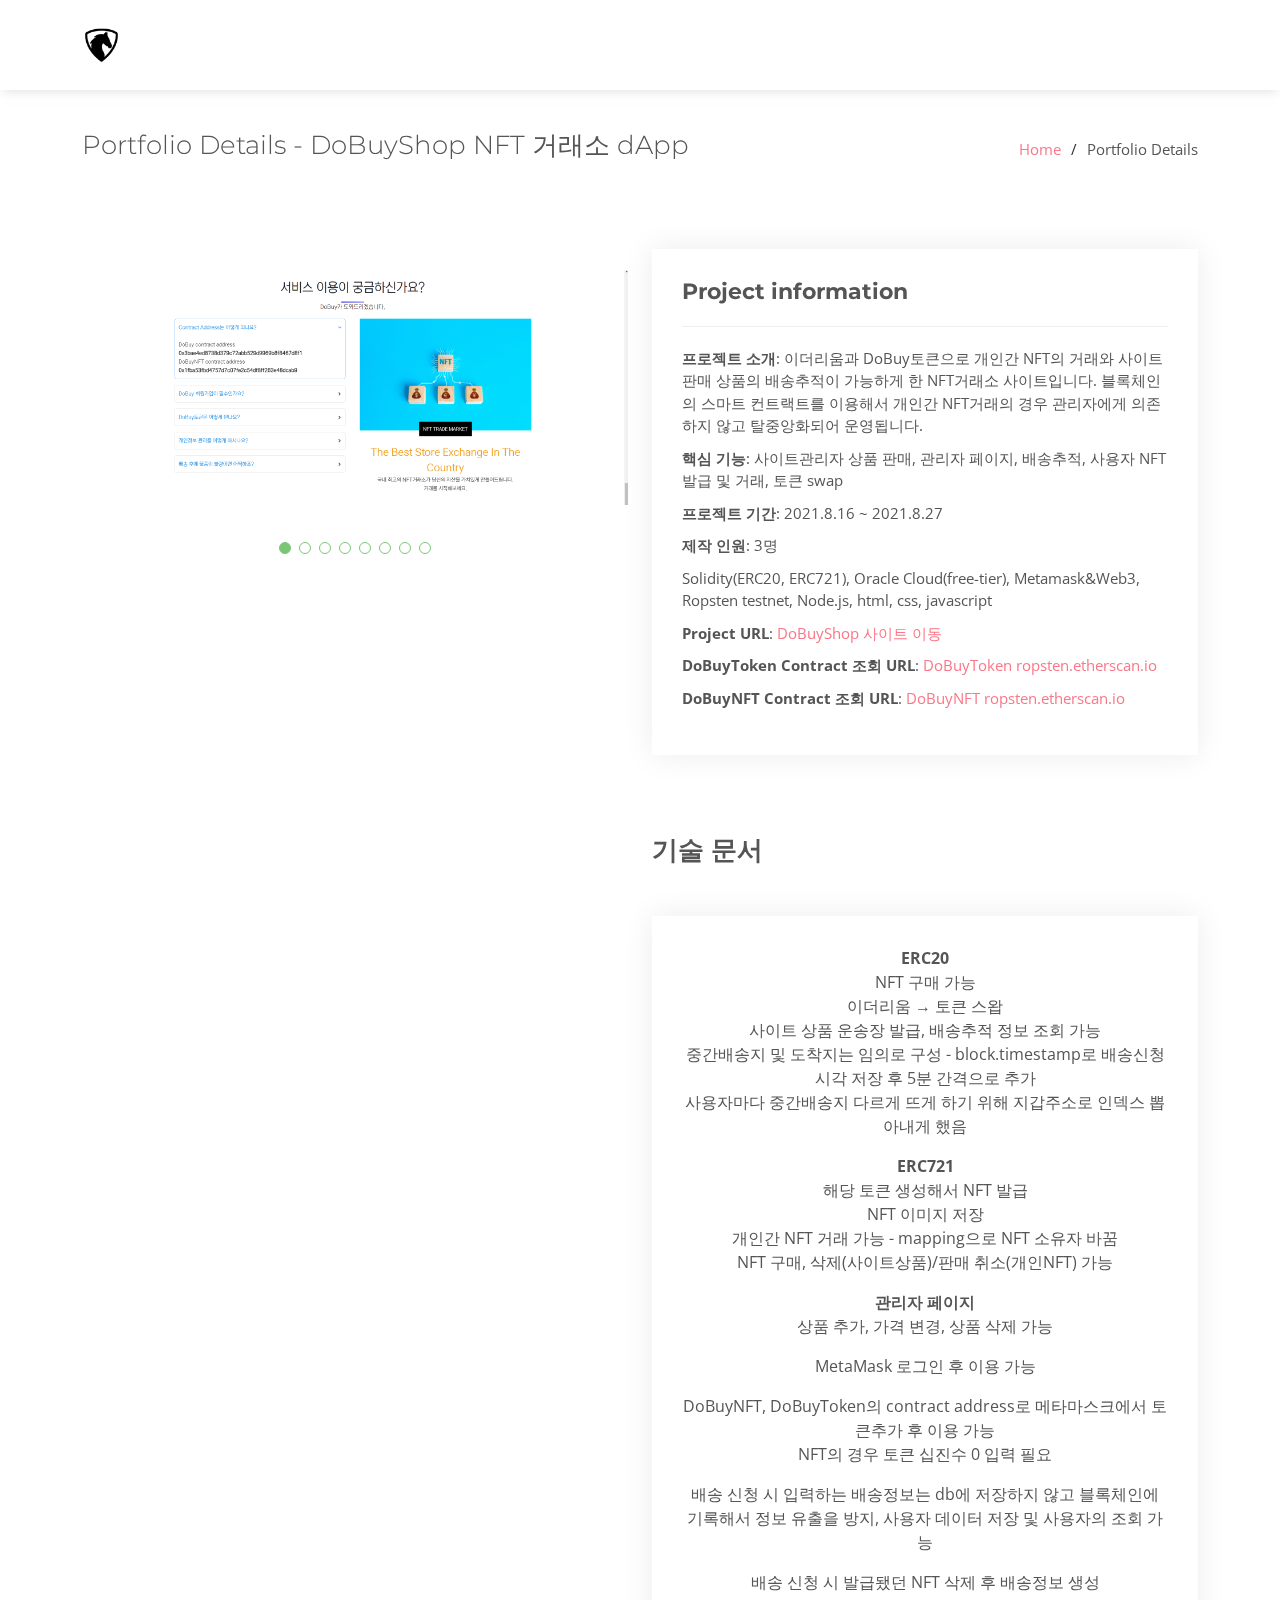
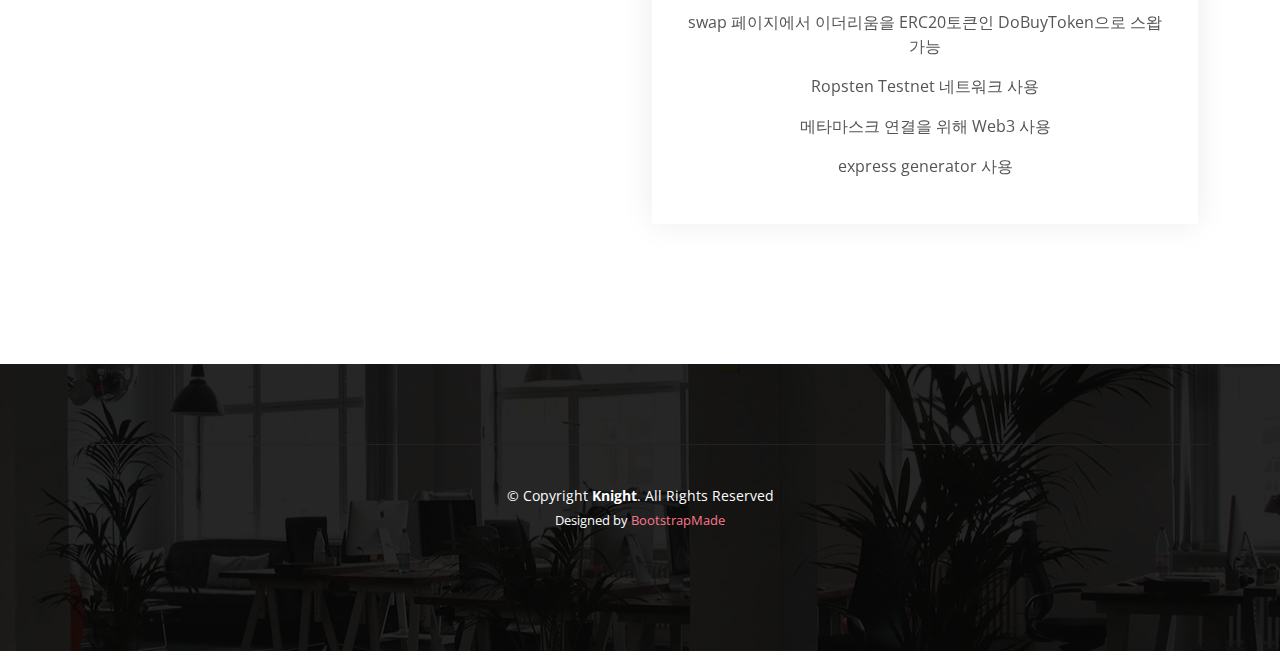
<file: portfolio-details-8.html>
<!DOCTYPE html>
<html lang="ko">

<head>
  <meta charset="utf-8">
  <meta content="width=device-width, initial-scale=1.0" name="viewport">

  <title>Portfolio Details - DoBuyShop NFT 거래소 dApp</title>
  <meta content="" name="description">
  <meta content="" name="keywords">

  <!-- Favicons -->
  <link href="assets/img/favicon.png" rel="icon">
  <link href="assets/img/apple-touch-icon.png" rel="apple-touch-icon">

  <!-- Google Fonts -->
  <link href="https://fonts.googleapis.com/css?family=Open+Sans:300,300i,400,400i,600,600i,700,700i|Montserrat:300,300i,400,400i,500,500i,600,600i,700,700i|Poppins:300,300i,400,400i,500,500i,600,600i,700,700i" rel="stylesheet">

  <!-- Vendor CSS Files -->
  <link href="assets/vendor/aos/aos.css" rel="stylesheet">
  <link href="assets/vendor/bootstrap/css/bootstrap.min.css" rel="stylesheet">
  <link href="assets/vendor/bootstrap-icons/bootstrap-icons.css" rel="stylesheet">
  <link href="assets/vendor/boxicons/css/boxicons.min.css" rel="stylesheet">
  <link href="assets/vendor/glightbox/css/glightbox.min.css" rel="stylesheet">
  <link href="assets/vendor/swiper/swiper-bundle.min.css" rel="stylesheet">

  <!-- Template Main CSS File -->
  <link href="assets/css/style.css" rel="stylesheet">

  <!-- =======================================================
  * Template Name: Knight - v4.1.0
  * Template URL: https://bootstrapmade.com/knight-free-bootstrap-theme/
  * Author: BootstrapMade.com
  * License: https://bootstrapmade.com/license/
  ======================================================== -->
</head>

<body>

  <!-- ======= Header ======= -->
  <header id="header" class="d-flex align-items-center">
    <div class="container d-flex align-items-center justify-content-between">

      <div class="logo">
        <a href="index.html"><img src="assets/img/logo.png" alt="" class="img-fluid"></a>
      </div>

    </div>
  </header><!-- End Header -->

  <main id="main" data-aos="fade-up">

    <!-- ======= Breadcrumbs ======= -->
    <section id="breadcrumbs" class="breadcrumbs">
      <div class="container">

        <div class="d-flex justify-content-between align-items-center">
          <h2>Portfolio Details - DoBuyShop NFT 거래소 dApp</h2>
          <ol>
            <li><a href="index.html">Home</a></li>
            <li>Portfolio Details</li>
          </ol>
        </div>

      </div>
    </section><!-- End Breadcrumbs -->

    <!-- ======= Portfolio Details Section ======= -->
    <section id="portfolio-details" class="portfolio-details">
      <div class="container">

        <div class="row gy-4">

          <div class="col-lg-6">
            <div class="portfolio-details-slider swiper-container">
              <div class="swiper-wrapper align-items-center">

                <div class="swiper-slide">
                  <img src="assets/img/portfolio/portfolio-8-4.png" alt="">
                </div>
                <div class="swiper-slide">
                  <img src="assets/img/portfolio/portfolio-8-5.png" alt="">
                </div>
                <div class="swiper-slide">
                  <img src="assets/img/portfolio/portfolio-8-7.png" alt="">
                </div>
                <div class="swiper-slide">
                  <img src="assets/img/portfolio/portfolio-8-8.png" alt="">
                </div>
                <div class="swiper-slide">
                  <img src="assets/img/portfolio/portfolio-8-9.png" alt="">
                </div>
                <div class="swiper-slide">
                  <img src="assets/img/portfolio/portfolio-8-10.png" alt="">
                </div>
                <div class="swiper-slide">
                  <img src="assets/img/portfolio/portfolio-8-11.png" alt="">
                </div>
                <div class="swiper-slide">
                  <img src="assets/img/portfolio/portfolio-8-12.png" alt="">
                </div>

              </div>
              <div class="swiper-pagination"></div>
            </div>
          </div>

          <div class="col-lg-6">
            <div class="portfolio-info">
              <h3>Project information</h3>
              <ul>
                <li><strong>프로젝트 소개</strong>: 이더리움과 DoBuy토큰으로 개인간 NFT의 거래와 사이트 판매 상품의 배송추적이 가능하게 한 NFT거래소 사이트입니다. 블록체인의 스마트 컨트랙트를 이용해서 개인간 NFT거래의 경우 관리자에게 의존하지 않고 탈중앙화되어 운영됩니다.</li>
                <li><strong>핵심 기능</strong>: 사이트관리자 상품 판매, 관리자 페이지, 배송추적, 사용자 NFT 발급 및 거래, 토큰 swap</li>
                <li><strong>프로젝트 기간</strong>: 2021.8.16 ~ 2021.8.27</li>
                <li><strong>제작 인원</strong>: 3명</li>
                <li>Solidity(ERC20, ERC721), Oracle Cloud(free-tier), Metamask&Web3, Ropsten testnet, Node.js, html, css, javascript</li>
                <li><strong>Project URL</strong>: <a href="http://146.56.165.115:8002">DoBuyShop 사이트 이동</a></li>
                <li><strong>DoBuyToken Contract 조회 URL</strong>: <a href="https://ropsten.etherscan.io/token/0x3bae4ed8738d379c72abb529d9969b8f8467d8f1">DoBuyToken ropsten.etherscan.io</a></li>
                <li><strong>DoBuyNFT Contract 조회 URL</strong>: <a href="https://ropsten.etherscan.io/token/0x1fba53fbd4757d7c07fe2c54df8ff263e48dcab9">DoBuyNFT ropsten.etherscan.io</a></li>
              </ul>
            </div>
            <div class="portfolio-description">
              <h2>기술 문서</h2>
              <div class="portfolio-document">
                <p><strong>ERC20</strong><br/>
                  NFT 구매 가능<br/>
                  이더리움 → 토큰 스왑<br/>
                  사이트 상품 운송장 발급, 배송추적 정보 조회 가능<br/>
                  중간배송지 및 도착지는 임의로 구성 - block.timestamp로 배송신청 시각 저장 후 5분 간격으로 추가<br/>
                  사용자마다 중간배송지 다르게 뜨게 하기 위해 지갑주소로 인덱스 뽑아내게 했음
                </p>
                <p><strong>ERC721</strong><br/>
                  해당 토큰 생성해서 NFT 발급<br/>
                  NFT 이미지 저장<br/>
                  개인간 NFT 거래 가능 - mapping으로 NFT 소유자 바꿈<br/>
                  NFT 구매, 삭제(사이트상품)/판매 취소(개인NFT) 가능
                </p>
                <p><strong>관리자 페이지</strong><br/>
                  상품 추가, 가격 변경, 상품 삭제 가능</p>
                <p>MetaMask 로그인 후 이용 가능</p>
                <p>DoBuyNFT, DoBuyToken의 contract address로 메타마스크에서 토큰추가 후 이용 가능<br/>
                  NFT의 경우 토큰 십진수 0 입력 필요</p>
                <p>배송 신청 시 입력하는 배송정보는 db에 저장하지 않고 블록체인에 기록해서 정보 유출을 방지, 사용자 데이터 저장 및 사용자의 조회 가능</p>
                <p>배송 신청 시 발급됐던 NFT 삭제 후 배송정보 생성</p>
                <p>swap 페이지에서 이더리움을 ERC20토큰인 DoBuyToken으로 스왑 가능</p>
                <p>Ropsten Testnet 네트워크 사용</p>
                <p>메타마스크 연결을 위해 Web3 사용</p>
                <p>express generator 사용</p>
              </div>
            </div>
          </div>

        </div>

      </div>
    </section><!-- End Portfolio Details Section -->

  </main><!-- End #main -->

  <!-- ======= Footer ======= -->
  <footer id="footer">
  
    <div class="footer-top">
  
      <div class="container footer-bottom clearfix">
        <div class="copyright">
          &copy; Copyright <strong><span>Knight</span></strong>. All Rights Reserved
        </div>
        <div class="credits">
          <!-- All the links in the footer should remain intact. -->
          <!-- You can delete the links only if you purchased the pro version. -->
          <!-- Licensing information: https://bootstrapmade.com/license/ -->
          <!-- Purchase the pro version with working PHP/AJAX contact form: https://bootstrapmade.com/knight-free-bootstrap-theme/ -->
          Designed by <a href="https://bootstrapmade.com/">BootstrapMade</a>
        </div>
      </div>
  </footer>
  <!-- End Footer -->
  
  <a href="#" class="back-to-top d-flex align-items-center justify-content-center"><i class="bi bi-arrow-up-short"></i></a>

  <!-- Vendor JS Files -->
  <script src="assets/vendor/aos/aos.js"></script>
  <script src="assets/vendor/bootstrap/js/bootstrap.bundle.min.js"></script>
  <script src="assets/vendor/glightbox/js/glightbox.min.js"></script>
  <script src="assets/vendor/isotope-layout/isotope.pkgd.min.js"></script>
  <script src="assets/vendor/php-email-form/validate.js"></script>
  <script src="assets/vendor/swiper/swiper-bundle.min.js"></script>

  <!-- Template Main JS File -->
  <script src="assets/js/main.js"></script>

</body>

</html>
</file>
<file: assets/css/style.css>
/**
* Template Name: Knight - v4.1.0
* Template URL: https://bootstrapmade.com/knight-free-bootstrap-theme/
* Author: BootstrapMade.com
* License: https://bootstrapmade.com/license/
*/

/*--------------------------------------------------------------
# General
--------------------------------------------------------------*/
body {
  font-family: "Open Sans", sans-serif;
  color: #555555;
}

a {
  text-decoration: none;
  color: #fa7789;
}

a:hover {
  color: #d4332a;
  text-decoration: none;
}

h1, h2, h3, h4, h5, h6 {
  font-family: "Montserrat", sans-serif;
}

/*--------------------------------------------------------------
# Back to top button
--------------------------------------------------------------*/
.back-to-top {
  position: fixed;
  visibility: hidden;
  opacity: 0;
  right: 15px;
  bottom: 15px;
  z-index: 996;
  background: #fb7a48;
  width: 40px;
  height: 40px;
  border-radius: 4px;
  transition: all 0.4s;
}

.back-to-top i {
  font-size: 28px;
  color: #fff;
  line-height: 0;
}

.back-to-top:hover {
  background: #f79168;
  color: #fff;
}

.back-to-top.active {
  visibility: visible;
  opacity: 1;
}

/*--------------------------------------------------------------
# Disable AOS delay on mobile
--------------------------------------------------------------*/
@media screen and (max-width: 768px) {
  [data-aos-delay] {
    transition-delay: 0 !important;
  }
}

/*--------------------------------------------------------------
# Header
--------------------------------------------------------------*/
#header {
  height: 90px;
  transition: all 0.5s;
  z-index: 997;
  transition: all 0.5s;
  background: #fff;
  box-shadow: 0 4px 10px -3px rgba(191, 191, 191, 0.5);
}

#header .logo h1 {
  font-size: 28px;
  margin: 0;
  line-height: 1;
  font-weight: 400;
  letter-spacing: 3px;
  text-transform: uppercase;
}

#header .logo h1 a, #header .logo h1 a:hover {
  color: #fff;
  text-decoration: none;
}

#header .logo img {
  padding: 3px;
  margin: 0;
  max-height: 40px;
}

@media (max-width: 992px) {
  #header {
    height: 70px;
  }
}

.scrolled-offset {
  margin-top: 90px;
}

@media (max-width: 992px) {
  .scrolled-offset {
    margin-top: 90px;
  }
}

/*--------------------------------------------------------------
# Navigation Menu
--------------------------------------------------------------*/
/**
* Desktop Navigation 
*/
.navbar {
  padding: 0;
}

.navbar ul {
  margin: 0;
  padding: 0;
  display: flex;
  list-style: none;
  align-items: center;
}

.navbar li {
  position: relative;
}

.navbar a {
  display: flex;
  align-items: center;
  justify-content: space-between;
  padding: 10px 0 10px 30px;
  font-size: 15px;
  color: #151515;
  text-transform: uppercase;
  white-space: nowrap;
  transition: 0.3s;
}

.navbar a i {
  font-size: 12px;
  line-height: 0;
  margin-left: 5px;
}

.navbar a:hover, .navbar .active, .navbar li:hover > a {
  color: #fb7a48;
}

.navbar .dropdown ul {
  display: block;
  position: absolute;
  left: 14px;
  top: calc(100% + 30px);
  margin: 0;
  padding: 10px 0;
  z-index: 99;
  opacity: 0;
  visibility: hidden;
  background: #fff;
  box-shadow: 0px 0px 30px rgba(127, 137, 161, 0.25);
  transition: 0.3s;
}

.navbar .dropdown ul li {
  min-width: 200px;
}

.navbar .dropdown ul a {
  padding: 10px 20px;
  font-size: 15px;
  text-transform: none;
  font-weight: 600;
}

.navbar .dropdown ul a i {
  font-size: 12px;
}

.navbar .dropdown ul a:hover, .navbar .dropdown ul .active:hover, .navbar .dropdown ul li:hover > a {
  color: #fb7a48;
}

.navbar .dropdown:hover > ul {
  opacity: 1;
  top: 100%;
  visibility: visible;
}

.navbar .dropdown .dropdown ul {
  top: 0;
  left: calc(100% - 30px);
  visibility: hidden;
}

.navbar .dropdown .dropdown:hover > ul {
  opacity: 1;
  top: 0;
  left: 100%;
  visibility: visible;
}

@media (max-width: 1366px) {
  .navbar .dropdown .dropdown ul {
    left: -90%;
  }
  .navbar .dropdown .dropdown:hover > ul {
    left: -100%;
  }
}

/**
* Mobile Navigation 
*/
.mobile-nav-toggle {
  color: #151515;
  font-size: 28px;
  cursor: pointer;
  display: none;
  line-height: 0;
  transition: 0.5s;
}

.mobile-nav-toggle.bi-x {
  color: #fff;
}

@media (max-width: 991px) {
  .mobile-nav-toggle {
    display: block;
  }
  .navbar ul {
    display: none;
  }
}

.navbar-mobile {
  position: fixed;
  overflow: hidden;
  top: 0;
  right: 0;
  left: 0;
  bottom: 0;
  background: rgba(0, 0, 0, 0.9);
  transition: 0.3s;
  z-index: 999;
}

.navbar-mobile .mobile-nav-toggle {
  position: absolute;
  top: 15px;
  right: 15px;
}

.navbar-mobile ul {
  display: block;
  position: absolute;
  top: 55px;
  right: 15px;
  bottom: 15px;
  left: 15px;
  padding: 10px 0;
  background-color: #fff;
  overflow-y: auto;
  transition: 0.3s;
}

.navbar-mobile a {
  padding: 10px 20px;
  font-size: 15px;
  color: #151515;
}

.navbar-mobile a:hover, .navbar-mobile .active, .navbar-mobile li:hover > a {
  color: #fb7a48;
}

.navbar-mobile .getstarted {
  margin: 15px;
}

.navbar-mobile .dropdown ul {
  position: static;
  display: none;
  margin: 10px 20px;
  padding: 10px 0;
  z-index: 99;
  opacity: 1;
  visibility: visible;
  background: #fff;
  box-shadow: 0px 0px 30px rgba(127, 137, 161, 0.25);
}

.navbar-mobile .dropdown ul li {
  min-width: 200px;
}

.navbar-mobile .dropdown ul a {
  padding: 10px 20px;
}

.navbar-mobile .dropdown ul a i {
  font-size: 12px;
}

.navbar-mobile .dropdown ul a:hover, .navbar-mobile .dropdown ul .active:hover, .navbar-mobile .dropdown ul li:hover > a {
  color: #fb7a48;
}

.navbar-mobile .dropdown > .dropdown-active {
  display: block;
}

/*--------------------------------------------------------------
# Hero Section
--------------------------------------------------------------*/
.lines {
  position: absolute;
  top: 0;
  left: 0;
  right: 0;
  height: 100%;
  margin: auto;
  width: 90vw;
}
  
.line{
  position: absolute;
  width: 1px;
  height: 100%;
  top: 0;
  left: 50%;
  background: rgba(255, 255, 255, 0.1);
  overflow: hidden;
}

.line::after{

  content: '';
  display: block;
  position: absolute;
  height: 15vh;
  width: 100%;
  top: -50%;
  left: 0;
  background: linear-gradient(to bottom, rgba(255, 255, 255, 0) 0%, #ffffff 75%, #ffffff 100%);
  animation: drop 7s 0s infinite;
  animation-fill-mode: forwards;
  animation-timing-function: cubic-bezier(0.4, 0.26, 0, 0.97);
}
  
.line:nth-child(1) {

  margin-left: -25%;
}
.line:nth-child(1)::after {

  animation-delay: 2s;
}
  
.line:nth-child(3) {

  margin-left: 25%;
}
.line:nth-child(3)::after{

  animation-delay: 2.5s;
}
  
    
@keyframes drop {

  0% {

    top: -50%;
  }
  100% {

    top: 110%;
  }
}

#hero {
  width: 100%;
  height: 100vh;
  background: url("../img/hero-bg.png");
  /* background: #000; */
}

#hero .hero-container {
  position: absolute;
  bottom: 0;
  top: 0;
  left: 0;
  right: 0;
  display: flex;
  justify-content: center;
  align-items: center;
  flex-direction: column;
  text-align: center;
  padding: 0 15px;
}

#hero .hero-logo {
  margin-bottom: 30px;
}

#hero h1 {
  margin: 0 0 30px 0;
  font-size: 48px;
  font-weight: 500;
  line-height: 56px;
  color: #fff;
}

#hero h2 {
  color: #aeaeae;
  margin-bottom: 30px;
  font-size: 14px;
  font-weight: 400;
  text-transform: uppercase;
}

#hero .btn-get-started {
  font-family: "Montserrat", sans-serif;
  text-transform: uppercase;
  font-weight: 400;
  font-size: 16px;
  letter-spacing: 1px;
  display: inline-block;
  padding: 14px 30px;
  border-radius: 3px;
  margin: 10px;
  color: #fff;
  background: #f29554;
}

#hero .btn-get-started:hover {
  transition: 0.5s;
  background: #fff;
  color: #f29554;
}

@media (min-width: 1024px) {
  #hero {
    background-attachment: fixed;
  }
}

@media (max-width: 768px) {
  #hero h1 {
    font-size: 28px;
    line-height: 36px;
  }
  #hero h2 {
    line-height: 22px;
  }
}

/*--------------------------------------------------------------
# Sections General
--------------------------------------------------------------*/
section {
  padding: 60px 0;
  overflow: hidden;
}

.section-bg {
  background-color: whitesmoke;
}

.section-title {
  text-align: center;
  padding-bottom: 40px;
}

.section-title h2 {
  font-size: 32px;
  font-weight: bold;
  text-transform: uppercase;
  margin-bottom: 15px;
  padding-bottom: 0;
  color: #151515;
}

.section-title p {
  margin-bottom: 0;
  color: #aeaeae;
}

/*--------------------------------------------------------------
# About Us
--------------------------------------------------------------*/
.about .image {
  padding: 20px;
  box-shadow: 0px 2px 15px rgba(0, 0, 0, 0.1);
}
.about #about_img {
  display: flex;
  text-align: center;
  justify-content: center;
  margin: 0 auto;
  border-radius: 30px;
}

.about .content h3 {
  font-weight: 600;
  font-size: 26px;
}

.about .content ul {
  list-style: none;
  padding: 0;
}

.about .content ul li {
  padding-bottom: 10px;
  display: flex;
  align-items: flex-start;
}

.about .content ul i {
  font-size: 24px;
  padding: 2px 6px 0 0;
  color: #ffcf9d;
}

.about .content p:last-child {
  margin-bottom: 0;
}

/*--------------------------------------------------------------
# skills
--------------------------------------------------------------*/
.skills .icon-box h4 {
  font-size: 20px;
  font-weight: 700;
  margin: 5px 0 10px 60px;
}

.skills .icon-box i {
  font-size: 48px;
  float: left;
  color: #7cc576;
}

.skills .icon-box p {
  font-size: 15px;
  color: #959595;
  margin-left: 60px;
}

.skills .image {
  background-position: center center;
  background-repeat: no-repeat;
  background-size: cover;
  min-height: 400px;
}

@-webkit-keyframes slide-down {
  0% {
    opacity: 0;
  }
  100% {
    opacity: 1;
  }
}

@keyframes slide-down {
  0% {
    opacity: 0;
  }
  100% {
    opacity: 1;
  }
}

@keyframes pulsate-btn {
  0% {
    transform: scale(0.6, 0.6);
    opacity: 1;
  }
  100% {
    transform: scale(1, 1);
    opacity: 0;
  }
}

/*--------------------------------------------------------------
# Portfolio
--------------------------------------------------------------*/
.portfolio .portfolio-item {
  margin-bottom: 30px;
  /* width: 546px; */
  height: 268px;
}

.portfolio #portfolio-flters {
  padding: 0;
  margin: 0 auto 25px auto;
  list-style: none;
  text-align: center;
}

.portfolio #portfolio-flters li {
  cursor: pointer;
  display: inline-block;
  padding: 10px 18px 12px 18px;
  font-size: 14px;
  font-weight: 400;
  line-height: 1;
  text-transform: uppercase;
  color: #555555;
  transition: all 0.3s ease-in-out;
  margin: 0 4px 10px 4px;
  background: whitesmoke;
  border-radius: 4px;
}

.portfolio #portfolio-flters li:hover, .portfolio #portfolio-flters li.filter-active {
  background: #ffa570;
  color: #fff;
}

.portfolio #portfolio-flters li:last-child {
  margin-right: 0;
}

.portfolio .portfolio-wrap {
  transition: 0.3s;
  position: relative;
  height: 100%;
  overflow: hidden;
  z-index: 1;
  background: rgba(0, 0, 0, 0.6);
}

.portfolio .portfolio-wrap::before {
  content: "";
  background: rgba(21, 21, 21, 0.6);
  position: absolute;
  left: 30px;
  right: 30px;
  top: 30px;
  bottom: 30px;
  transition: all ease-in-out 0.3s;
  z-index: 2;
  opacity: 0;
}

.portfolio .portfolio-wrap img {
  height: 100%;
  width: 100%;
  object-fit: cover;
}

.portfolio .portfolio-wrap .portfolio-info {
  opacity: 0;
  position: absolute;
  top: 0;
  left: 0;
  right: 0;
  bottom: 0;
  text-align: center;
  z-index: 3;
  transition: all ease-in-out 0.3s;
  display: flex;
  flex-direction: column;
  justify-content: center;
  align-items: center;
}

.portfolio .portfolio-wrap .portfolio-info::before {
  display: block;
  content: "";
  width: 48px;
  height: 48px;
  position: absolute;
  top: 35px;
  left: 35px;
  border-top: 3px solid #fff;
  border-left: 3px solid #fff;
  transition: all 0.5s ease 0s;
  z-index: 9994;
}

.portfolio .portfolio-wrap .portfolio-info::after {
  display: block;
  content: "";
  width: 48px;
  height: 48px;
  position: absolute;
  bottom: 35px;
  right: 35px;
  border-bottom: 3px solid #fff;
  border-right: 3px solid #fff;
  transition: all 0.5s ease 0s;
  z-index: 9994;
}

.portfolio .portfolio-wrap .portfolio-info h4 {
  font-size: 20px;
  color: #fff;
  font-weight: 600;
}

.portfolio .portfolio-wrap .portfolio-info p {
  color: #ffffff;
  font-size: 14px;
  text-transform: uppercase;
  padding: 0;
  margin: 0;
}

.portfolio .portfolio-wrap .portfolio-links {
  text-align: center;
  z-index: 4;
}

.portfolio .portfolio-wrap .portfolio-links a {
  color: #fff;
  margin: 0 2px;
  font-size: 28px;
  display: inline-block;
  transition: 0.3s;
}

.portfolio .portfolio-wrap .portfolio-links a:hover {
  color: #7cc576;
}

.portfolio .portfolio-wrap:hover::before {
  top: 0;
  left: 0;
  right: 0;
  bottom: 0;
  opacity: 1;
}

.portfolio .portfolio-wrap:hover .portfolio-info {
  opacity: 1;
}

.portfolio .portfolio-wrap:hover .portfolio-info::before {
  top: 15px;
  left: 15px;
}

.portfolio .portfolio-wrap:hover .portfolio-info::after {
  bottom: 15px;
  right: 15px;
}

/*--------------------------------------------------------------
# Portfolio Details
--------------------------------------------------------------*/
.portfolio-details {
  padding-top: 40px;
}

.portfolio-details .portfolio-details-slider img {
  width: 100%;
}

.portfolio-details .portfolio-details-slider .swiper-pagination {
  margin-top: 20px;
  position: relative;
}

.portfolio-details .portfolio-details-slider .swiper-pagination .swiper-pagination-bullet {
  width: 12px;
  height: 12px;
  background-color: #fff;
  opacity: 1;
  border: 1px solid #7cc576;
}

.portfolio-details .portfolio-details-slider .swiper-pagination .swiper-pagination-bullet-active {
  background-color: #7cc576;
}

.portfolio-details .portfolio-info {
  padding: 30px;
  box-shadow: 0px 0 30px rgba(21, 21, 21, 0.08);
}

.portfolio-details .portfolio-info h3 {
  font-size: 22px;
  font-weight: 700;
  margin-bottom: 20px;
  padding-bottom: 20px;
  border-bottom: 1px solid #eee;
}

.portfolio-details .portfolio-info ul {
  list-style: none;
  padding: 0;
  font-size: 15px;
}

.portfolio-details .portfolio-info ul li + li {
  margin-top: 10px;
}

.portfolio-details .portfolio-description {
  position: relative;
  padding: 80px 0 80px;
}

.portfolio-details .portfolio-description h2 {
  font-size: 26px;
  font-weight: 700;
  margin-bottom: 20px;
}

.portfolio-details .portfolio-description p {
  padding: 0;
}

.portfolio-details .portfolio-description .portfolio-document {
  display: block;
  margin-top: 50px;
  padding: 30px;
  text-align: center;
  box-shadow: 0px 0 30px rgb(21 21 21 / 8%);
}

.portfolio-details .portfolio-description .portfolio-document h4 {
  font-weight: 700;
  margin-bottom: 20px;
  padding-bottom: 20px;
  border-bottom: 1px solid #eee;
}

.portfolio-details .portfolio-description .first {
  display: inline-block;
  width: 47%;
}
.portfolio-details .portfolio-description .second {
  display: inline-block;
  position: absolute;
  width: 47%;
  right: 0;
}

/*--------------------------------------------------------------
# Testimonials
--------------------------------------------------------------*/
.testimonials {
  padding: 60px 0;
  background: url("../img/testimonials-bg.jpg") no-repeat;
  background-position: center center;
  background-size: cover;
  position: relative;
}

.testimonials::before {
  content: "";
  position: absolute;
  left: 0;
  right: 0;
  top: 0;
  bottom: 0;
  background: rgba(0, 0, 0, 0.1);
}

.testimonials .quote-icon {
  text-align: center;
  margin-bottom: 30px;
}

.testimonials .quote-icon i {
  color: #7cc576;
  font-size: 24px;
  padding: 18px;
  border-radius: 50px;
  border: 2px solid #7cc576;
}

.testimonials .testimonial-item {
  text-align: center;
  color: #fff;
}

.testimonials .testimonial-item p {
  font-style: italic;
  margin: 0 auto 30px auto;
  font-size: 20px;
}

.testimonials .testimonial-item .testimonial-img {
  width: 100px;
  border-radius: 50%;
  border: 6px solid rgba(255, 255, 255, 0.15);
  margin: 0 auto;
}

.testimonials .testimonial-item h3 {
  font-size: 20px;
  font-weight: bold;
  margin: 10px 0 5px 0;
  color: #fff;
}

.testimonials .testimonial-item h4 {
  font-size: 14px;
  color: #ddd;
  margin: 0 0 15px 0;
}

.testimonials .swiper-pagination {
  margin-top: 20px;
  position: relative;
}

.testimonials .swiper-pagination .swiper-pagination-bullet {
  width: 12px;
  height: 12px;
  opacity: 1;
  background-color: rgba(255, 255, 255, 0.4);
}

.testimonials .swiper-pagination .swiper-pagination-bullet-active {
  background-color: #7cc576;
}

@media (min-width: 992px) {
  .testimonials .testimonial-item p {
    width: 80%;
  }
}

/*--------------------------------------------------------------
# Clients
--------------------------------------------------------------*/
.clients {
  background: whitesmoke;
  padding: 15px 0;
  text-align: center;
}

.clients img {
  width: 50%;
  filter: grayscale(100);
  transition: all 0.4s ease-in-out;
  display: inline-block;
  padding: 15px 0;
}

.clients img:hover {
  filter: none;
  transform: scale(1.2);
}

@media (max-width: 768px) {
  .clients img {
    width: 40%;
  }
}

@media (max-width: 575px) {
  .clients img {
    width: 50%;
  }
}

/*--------------------------------------------------------------
# Team
--------------------------------------------------------------*/
.team {
  background: #fff;
  padding: 60px 0;
}

.team .member {
  margin-bottom: 20px;
  overflow: hidden;
}

.team .member .member-img {
  position: relative;
  overflow: hidden;
  border-radius: 5px;
}

.team .member .social {
  position: absolute;
  left: 0;
  bottom: -40px;
  right: 0;
  height: 40px;
  opacity: 0;
  transition: bottom ease-in-out 0.4s;
  background: rgba(124, 197, 118, 0.8);
  display: flex;
  align-items: center;
  justify-content: center;
}

.team .member .social a {
  transition: color 0.3s;
  color: rgba(255, 255, 255, 0.7);
  margin: 0 10px;
  display: inline-flex;
  align-items: center;
  justify-content: center;
}

.team .member .social a i {
  line-height: 0;
}

.team .member .social a:hover {
  color: #fff;
}

.team .member .social i {
  font-size: 18px;
  margin: 0 2px;
}

.team .member .member-info h4 {
  font-weight: 700;
  margin: 15px 0 5px 0;
  font-size: 18px;
}

.team .member .member-info span {
  display: block;
  font-size: 13px;
  text-transform: uppercase;
  font-weight: 400;
  margin-bottom: 15px;
  color: #7cc576;
}

.team .member .member-info p {
  font-style: italic;
  font-size: 14px;
  line-height: 26px;
  color: #888888;
}

.team .member:hover .social {
  bottom: 0;
  opacity: 1;
  transition: bottom ease-in-out 0.4s;
}

/*--------------------------------------------------------------
# Pricing
--------------------------------------------------------------*/
.pricing .box {
  padding: 20px;
  background: #fff;
  text-align: center;
  border-radius: 8px;
  position: relative;
  overflow: hidden;
  border: 1px solid #fff;
}

.pricing .box h3 {
  font-weight: 400;
  padding: 15px;
  margin-top: 15px;
  font-size: 18px;
  font-weight: 600;
  color: #151515;
}

.pricing .box h4 {
  font-size: 42px;
  color: #151515;
  font-weight: 700;
  font-family: "Open Sans", sans-serif;
  margin-bottom: 20px;
}

.pricing .box h4 sup {
  font-size: 20px;
  top: -15px;
  left: -3px;
}

.pricing .box h4 span {
  color: #bababa;
  font-size: 16px;
  font-weight: 300;
}

.pricing .box ul {
  padding: 0;
  list-style: none;
  color: #151515;
  text-align: center;
  line-height: 20px;
  font-size: 14px;
}

.pricing .box ul li {
  padding-bottom: 16px;
}

.pricing .box ul i {
  color: #7cc576;
  font-size: 18px;
  padding-right: 4px;
}

.pricing .box ul .na {
  color: #ccc;
  text-decoration: line-through;
}

.pricing .box .btn-wrap {
  padding: 15px;
  text-align: center;
}

.pricing .box .btn-buy {
  display: inline-block;
  padding: 10px 40px 12px 40px;
  border-radius: 5px;
  border: 2px solid #7cc576;
  color: #7cc576;
  font-size: 14px;
  font-weight: 400;
  font-family: "Montserrat", sans-serif;
  font-weight: 600;
  transition: 0.3s;
}

.pricing .box .btn-buy:hover {
  background: #7cc576;
  color: #fff;
}

.pricing .recommended {
  border-color: #7cc576;
}

.pricing .recommended .btn-buy {
  background: #7cc576;
  color: #fff;
}

.pricing .recommended .btn-buy:hover {
  background: #61b959;
  border-color: #61b959;
}

.pricing .recommended-badge {
  position: absolute;
  top: 5px;
  left: 50%;
  transform: translateX(-50%);
  z-index: 1;
  font-size: 12px;
  padding: 4px 25px 6px 25px;
  background: #eaf6e9;
  color: #7cc576;
  border-radius: 50px;
  text-transform: uppercase;
  font-weight: 600;
}

/*--------------------------------------------------------------
# Frequently Asked Questions
--------------------------------------------------------------*/
.faq .faq-list {
  padding: 0;
  list-style: none;
}

.faq .faq-list li {
  border-bottom: 1px solid #eee;
  margin-bottom: 20px;
  padding-bottom: 20px;
}

.faq .faq-list a {
  display: block;
  position: relative;
  font-family: #7cc576;
  font-size: 18px;
  line-height: 24px;
  font-weight: 400;
  padding-right: 25px;
  cursor: pointer;
}

.faq .faq-list i {
  font-size: 24px;
  position: absolute;
  right: 0;
  top: 0;
}

.faq .faq-list p {
  margin-bottom: 0;
  padding: 10px 0 0 0;
}

.faq .faq-list .icon-show {
  display: none;
}

.faq .faq-list a.collapsed {
  color: #343a40;
}

.faq .faq-list a.collapsed:hover {
  color: #7cc576;
}

.faq .faq-list a.collapsed .icon-show {
  display: inline-block;
}

.faq .faq-list a.collapsed .icon-close {
  display: none;
}

/*--------------------------------------------------------------
# Contact
--------------------------------------------------------------*/
.contact .info {
  width: 100%;
  height: 100%;
  background: #fff;
  padding: 20px;
  border-radius: 5px;
  width: 561px;
  margin: 0 auto;
}

.contact .info i {
  font-size: 20px;
  color: #fb7a48;
  float: left;
  width: 44px;
  height: 44px;
  background: #fff4f0;
  display: flex;
  justify-content: center;
  align-items: center;
  border-radius: 50px;
  transition: all 0.3s ease-in-out;
}

.contact .info h4 {
  padding: 0 0 0 60px;
  font-size: 22px;
  font-weight: 600;
  margin-bottom: 5px;
  color: #151515;
}

.contact .info p {
  padding: 0 0 0 60px;
  margin-bottom: 0;
  font-size: 14px;
  color: #484848;
}

.contact .info .address, .contact .info .email, .contact .info .phone, .contact .info .blog {
  width: 310px;
  margin: 0 auto;
  padding: 15px 30px;
}

.contact .info .email, .contact .info .phone, .contact .info .blog {
  margin-top: 30px;
}

/* .contact .info .blog a {
  color:rgba(66, 100, 62, 0.8);
} */

.contact .info .email:hover i, .contact .info .address:hover i, .contact .info .phone:hover i, .contact .info .blog:hover i {
  background: #f8936a;
  color: #fff;
}

.contact .php-email-form {
  width: 100%;
  background: #fff;
  padding: 20px;
  border-radius: 5px;
}

.contact .php-email-form .form-group {
  padding-bottom: 8px;
}

.contact .php-email-form .error-message {
  display: none;
  color: #fff;
  background: #ed3c0d;
  text-align: left;
  padding: 15px;
  font-weight: 600;
}

.contact .php-email-form .error-message br + br {
  margin-top: 25px;
}

.contact .php-email-form .sent-message {
  display: none;
  color: #fff;
  background: #18d26e;
  text-align: center;
  padding: 15px;
  font-weight: 600;
}

.contact .php-email-form .loading {
  display: none;
  background: #fff;
  text-align: center;
  padding: 15px;
}

.contact .php-email-form .loading:before {
  content: "";
  display: inline-block;
  border-radius: 50%;
  width: 24px;
  height: 24px;
  margin: 0 10px -6px 0;
  border: 3px solid #18d26e;
  border-top-color: #eee;
  -webkit-animation: animate-loading 1s linear infinite;
  animation: animate-loading 1s linear infinite;
}

.contact .php-email-form input, .contact .php-email-form textarea {
  border-radius: 0;
  box-shadow: none;
  font-size: 14px;
}

.contact .php-email-form input {
  height: 44px;
}

.contact .php-email-form textarea {
  padding: 10px 12px;
}

.contact .php-email-form button[type="submit"] {
  background: #7cc576;
  border: 0;
  padding: 10px 24px;
  color: #fff;
  transition: 0.4s;
  border-radius: 4px;
}

.contact .php-email-form button[type="submit"]:hover {
  background: #61b959;
}

@-webkit-keyframes animate-loading {
  0% {
    transform: rotate(0deg);
  }
  100% {
    transform: rotate(360deg);
  }
}

@keyframes animate-loading {
  0% {
    transform: rotate(0deg);
  }
  100% {
    transform: rotate(360deg);
  }
}

/*--------------------------------------------------------------
# Breadcrumbs
--------------------------------------------------------------*/
.breadcrumbs {
  padding: 40px 0;
}

.breadcrumbs h2 {
  font-size: 26px;
  font-weight: 300;
}

.breadcrumbs ol {
  display: flex;
  flex-wrap: wrap;
  list-style: none;
  padding: 0;
  margin: 0;
  font-size: 15px;
}

.breadcrumbs ol li + li {
  padding-left: 10px;
}

.breadcrumbs ol li + li::before {
  display: inline-block;
  padding-right: 10px;
  color: #2f2f2f;
  content: "/";
}

@media (max-width: 768px) {
  .breadcrumbs .d-flex {
    display: block !important;
  }
  .breadcrumbs ol {
    display: block;
  }
  .breadcrumbs ol li {
    display: inline-block;
  }
}

/*--------------------------------------------------------------
# Footer
--------------------------------------------------------------*/
#footer {
  background: url("../img/footer-bg.jpg") center center no-repeat;
  color: #fff;
  font-size: 14px;
  position: relative;
}

#footer::before {
  content: "";
  position: absolute;
  left: 0;
  right: 0;
  top: 0;
  bottom: 0;
  background: rgba(0, 0, 0, 0.85);
  z-index: 1;
}

#footer .footer-top {
  position: relative;
  z-index: 2;
  text-align: center;
  padding: 80px 0;
}

#footer .footer-top .footer-logo img {
  height: 80px;
}

#footer .footer-top h3 {
  font-size: 36px;
  font-weight: 700;
  color: #fff;
  position: relative;
  font-family: "Poppins", sans-serif;
  padding: 30px 0 0 0;
  margin-bottom: 0;
}

#footer .footer-top p {
  font-size: 15;
  font-style: italic;
  margin: 30px 0 0 0;
  padding: 0;
}

#footer .footer-top .footer-newsletter {
  text-align: center;
  font-size: 15px;
  margin-top: 30px;
}

#footer .footer-top .footer-newsletter form {
  background: #fff;
  padding: 6px 10px;
  position: relative;
  border-radius: 50px;
  box-shadow: 0px 2px 15px rgba(0, 0, 0, 0.1);
  text-align: left;
}

#footer .footer-top .footer-newsletter form input[type="email"] {
  border: 0;
  padding: 4px 8px;
  width: calc(100% - 100px);
}

#footer .footer-top .footer-newsletter form input[type="submit"] {
  position: absolute;
  top: 0;
  right: -1px;
  bottom: 0;
  border: 0;
  background: none;
  font-size: 16px;
  padding: 0 20px;
  background: #7cc576;
  color: #fff;
  transition: 0.3s;
  border-radius: 50px;
  box-shadow: 0px 2px 15px rgba(0, 0, 0, 0.1);
}

#footer .footer-top .footer-newsletter form input[type="submit"]:hover {
  background: #5ab652;
}

#footer .footer-top .social-links {
  margin-top: 30px;
}

#footer .footer-top .social-links a {
  font-size: 18px;
  display: inline-block;
  background: #7cc576;
  color: #fff;
  line-height: 1;
  padding: 8px 0;
  margin-right: 4px;
  border-radius: 50%;
  text-align: center;
  width: 36px;
  height: 36px;
  transition: 0.3s;
}

#footer .footer-top .social-links a:hover {
  background: #5ab652;
  color: #fff;
  text-decoration: none;
}

#footer .footer-bottom {
  border-top: 1px solid #222222;
  z-index: 2;
  position: relative;
  padding-top: 40px;
  padding-bottom: 40px;
}

#footer .copyright {
  text-align: center;
}

#footer .credits {
  text-align: center;
  font-size: 13px;
  padding-top: 5px;
}
</file>
